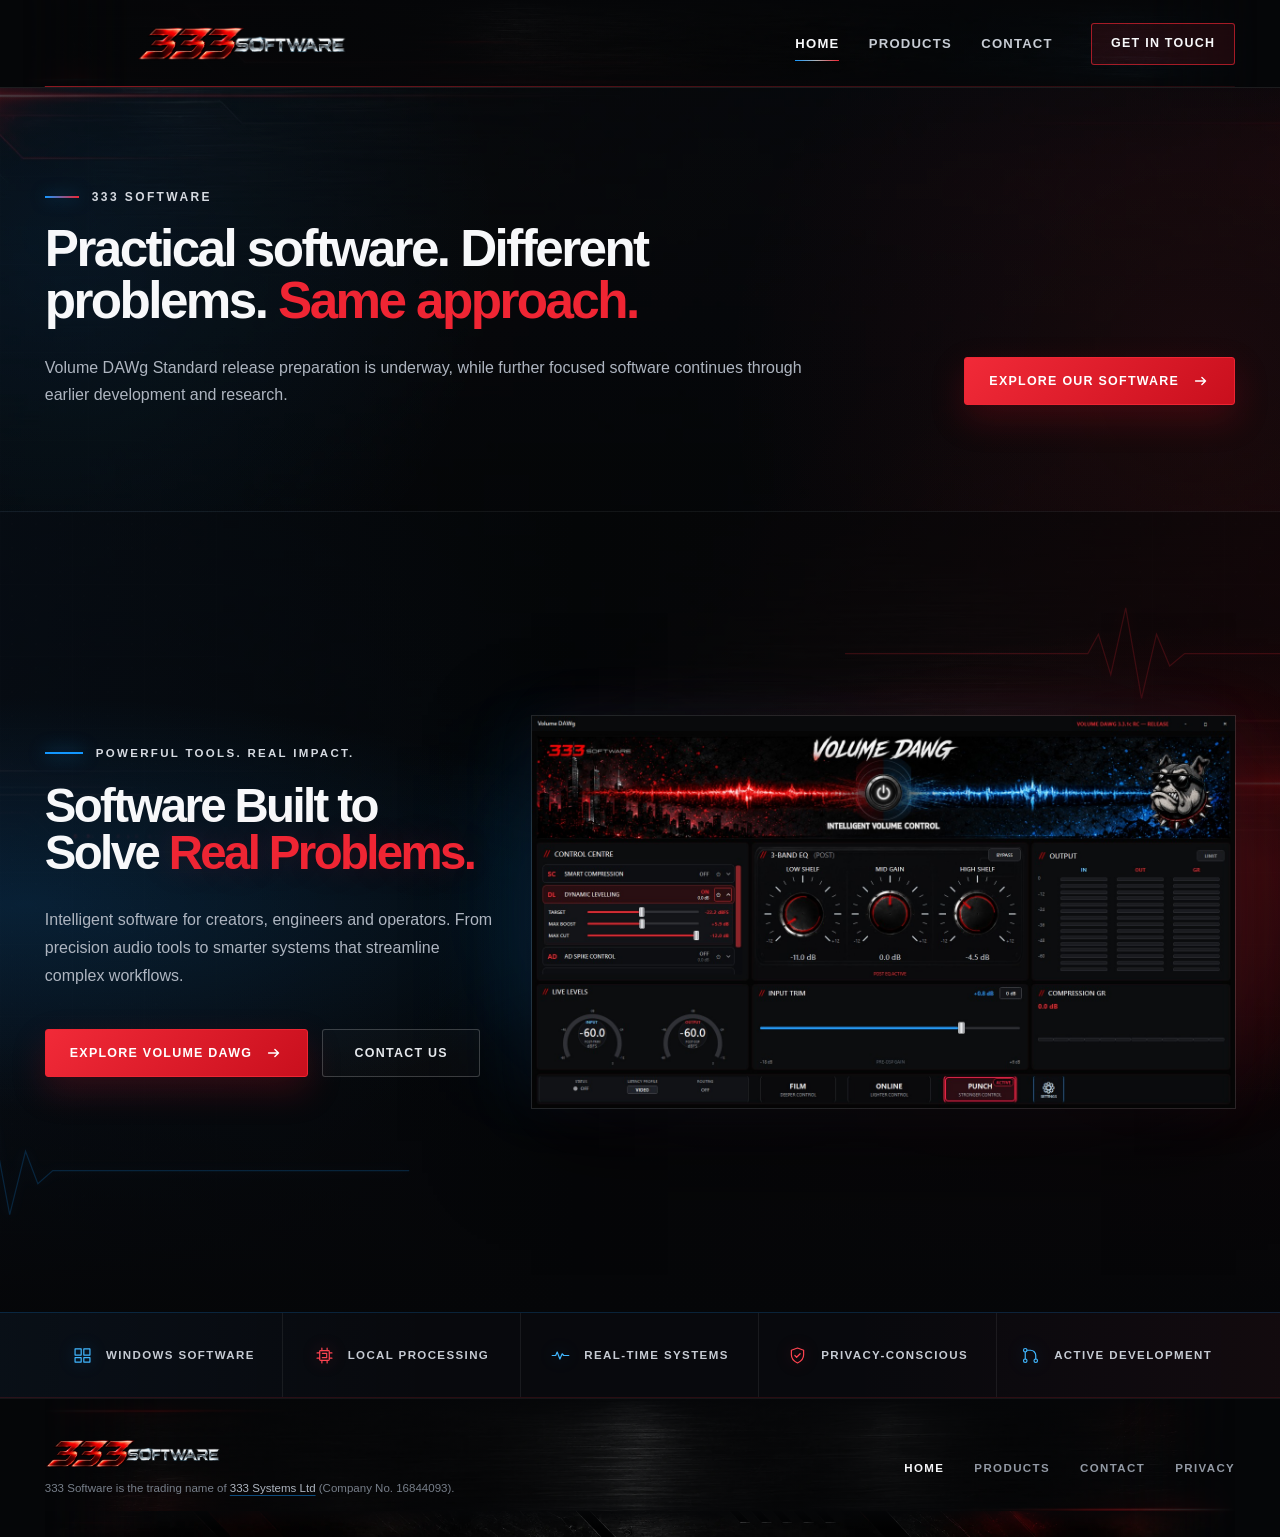
<file: index.html>
<!doctype html>
<html lang="en">
  <head>
    <meta charset="utf-8">
    <meta name="viewport" content="width=device-width, initial-scale=1">
    <title>333 Software | Software Built to Solve Real Problems</title>
    <meta
      name="description"
      content="333 Software builds practical, intelligent software for creators, engineers and operators, led by Volume DAWg."
    >
    <!-- Preview deployment: canonical and indexability move to 333software.co.uk at launch. -->
    <meta name="robots" content="noindex, nofollow, noarchive">
    <meta property="og:type" content="website">
    <meta property="og:site_name" content="333 Software">
    <meta property="og:title" content="333 Software | Software Built to Solve Real Problems">
    <meta property="og:description" content="333 Software builds practical, intelligent software for creators, engineers and operators, led by Volume DAWg.">
    <meta name="twitter:card" content="summary">
    <meta name="twitter:title" content="333 Software | Software Built to Solve Real Problems">
    <meta name="twitter:description" content="333 Software builds practical, intelligent software for creators, engineers and operators, led by Volume DAWg.">
    <meta name="theme-color" content="#07090d">
    <link rel="icon" type="image/png" href="images/brand/333-software-logo-horizontal.png">
    <link rel="stylesheet" href="style.css?v=seo-launch-foundation-2">
    <script src="script.js?v=release-prep-1" defer></script>
    <script type="application/ld+json">
      {
        "@context": "https://schema.org",
        "@type": "Organization",
        "name": "333 Software",
        "parentOrganization": {
          "@type": "Organization",
          "name": "333 Systems Ltd"
        }
      }
    </script>
  </head>
  <body>
    <a class="skip-link" href="#main-content">Skip to content</a>

    <header class="site-header" data-header>
      <div class="site-shell header-inner">
        <a class="brand" href="index.html" aria-label="333 Software home">
          <img
            src="images/brand/333-software-logo-horizontal.webp"
            width="928"
            height="154"
            alt="333 Software"
          >
        </a>

        <button
          class="nav-toggle"
          type="button"
          aria-expanded="false"
          aria-controls="primary-navigation"
          aria-label="Open navigation"
          data-nav-toggle
        >
          <span></span>
          <span></span>
          <span></span>
        </button>

        <nav class="primary-nav" id="primary-navigation" aria-label="Primary navigation" data-nav>
          <div class="nav-links">
            <a href="index.html" aria-current="page">Home</a>
            <a href="products.html">Products</a>
            <a href="contact.html">Contact</a>
          </div>
          <a class="button button-header" href="contact.html">Get In Touch</a>
        </nav>
      </div>
    </header>

    <main id="main-content">
      <section class="home-bridge" aria-labelledby="home-bridge-title">
        <div class="site-shell">
          <div class="home-bridge-inner">
            <div class="home-bridge-copy">
              <p class="section-eyebrow">333 Software</p>
              <h2 id="home-bridge-title">Practical software. Different problems. <span>Same approach.</span></h2>
              <p>
                Volume DAWg Standard release preparation is underway, while further focused software
                continues through earlier development and research.
              </p>
            </div>
            <a class="button button-primary" href="products.html">
              Explore Our Software
              <svg viewBox="0 0 20 20" aria-hidden="true">
                <path d="M4 10h11m-4-4 4 4-4 4"></path>
              </svg>
            </a>
          </div>
        </div>
      </section>

      <section class="hero" id="software" aria-labelledby="hero-title">
        <div class="signal-grid" aria-hidden="true"></div>
        <svg class="signal-wave signal-wave-left" viewBox="0 0 640 140" aria-hidden="true">
          <path d="M0 70h124l10-20 15 46 18-78 19 102 18-72 14 37 17-15h405"></path>
        </svg>
        <svg class="signal-wave signal-wave-right" viewBox="0 0 640 140" aria-hidden="true">
          <path d="M0 70h276l12-22 14 46 17-76 18 103 17-73 15 36 17-14h254"></path>
        </svg>

        <div class="site-shell hero-layout">
          <div class="hero-copy">
            <p class="eyebrow">Powerful tools. Real impact.</p>
            <h1 id="hero-title">
              <span class="headline-line">Software Built to</span>
              <span class="headline-line">Solve <strong>Real Problems.</strong></span>
            </h1>
            <p class="hero-description">
              Intelligent software for creators, engineers and operators.
              From precision audio tools to smarter systems that streamline complex workflows.
            </p>
            <div class="hero-actions">
              <a class="button button-primary" href="products/volume-dawg/">
                Explore Volume DAWg
                <svg viewBox="0 0 20 20" aria-hidden="true">
                  <path d="M4 10h11m-4-4 4 4-4 4"></path>
                </svg>
              </a>
              <a class="button button-secondary" href="contact.html">
                Contact Us
              </a>
            </div>
          </div>

          <div class="product-stage" id="volume-dawg">
            <div class="product-glow" aria-hidden="true"></div>
            <figure class="product-figure">
              <img
                src="images/products/volumedawg-main-release-prep.jpeg"
                width="1498"
                height="836"
                alt="Volume DAWg audio control application showing its control centre, equaliser, live levels and routing controls"
                loading="eager"
                fetchpriority="high"
                decoding="async"
              >
            </figure>
          </div>
        </div>
      </section>

      <section class="confidence-strip" id="confidence" aria-label="Technical confidence">
        <div class="site-shell">
          <ul class="confidence-list">
            <li>
              <svg viewBox="0 0 24 24" aria-hidden="true" focusable="false">
                <path d="M3.5 4.5h7v7h-7zm10 0h7v7h-7zm-10 10h7v5h-7zm10 0h7v5h-7z"></path>
              </svg>
              <span>Windows Software</span>
            </li>
            <li>
              <svg viewBox="0 0 24 24" aria-hidden="true" focusable="false">
                <rect x="6.5" y="6.5" width="11" height="11" rx="1"></rect>
                <path d="M9.5 9.5h5v5h-5M9 3.5v3m6-3v3M9 17.5v3m6-3v3M3.5 9h3m-3 6h3m11-6h3m-3 6h3"></path>
              </svg>
              <span>Local Processing</span>
            </li>
            <li>
              <svg viewBox="0 0 24 24" aria-hidden="true" focusable="false">
                <path d="M2.5 12h4l1.7-4 3.1 8 2.6-6 1.8 2h5.8"></path>
              </svg>
              <span>Real-Time Systems</span>
            </li>
            <li>
              <svg viewBox="0 0 24 24" aria-hidden="true" focusable="false">
                <path d="M12 3.5 19 6v5.2c0 4.5-2.7 7.4-7 9.3-4.3-1.9-7-4.8-7-9.3V6z"></path>
                <path d="m9 12 2 2 4-4"></path>
              </svg>
              <span>Privacy-Conscious</span>
            </li>
            <li>
              <svg viewBox="0 0 24 24" aria-hidden="true" focusable="false">
                <circle cx="6" cy="6" r="2"></circle>
                <circle cx="18" cy="18" r="2"></circle>
                <circle cx="6" cy="18" r="2"></circle>
                <path d="M6 8v8m2-10h4a6 6 0 0 1 6 6v4"></path>
              </svg>
              <span>Active Development</span>
            </li>
          </ul>
        </div>
      </section>

    </main>

    <footer class="site-footer">
      <div class="site-shell footer-inner">
        <div class="footer-brand-block">
          <a class="footer-brand" href="index.html" aria-label="333 Software home">
            <img
              src="images/brand/333-software-logo-horizontal.webp"
              width="928"
              height="154"
              alt="333 Software"
            >
          </a>
          <p class="footer-relationship">
            333 Software is the trading name of
            <a href="https://333systemsltd.co.uk">333 Systems Ltd</a> (Company No. 16844093).
          </p>
        </div>
        <nav class="footer-nav" aria-label="Footer navigation">
          <a href="index.html" aria-current="page">Home</a>
          <a href="products.html">Products</a>
          <a href="contact.html">Contact</a>
          <a href="privacy.html">Privacy</a>
        </nav>
      </div>
    </footer>
  </body>
</html>
</file>
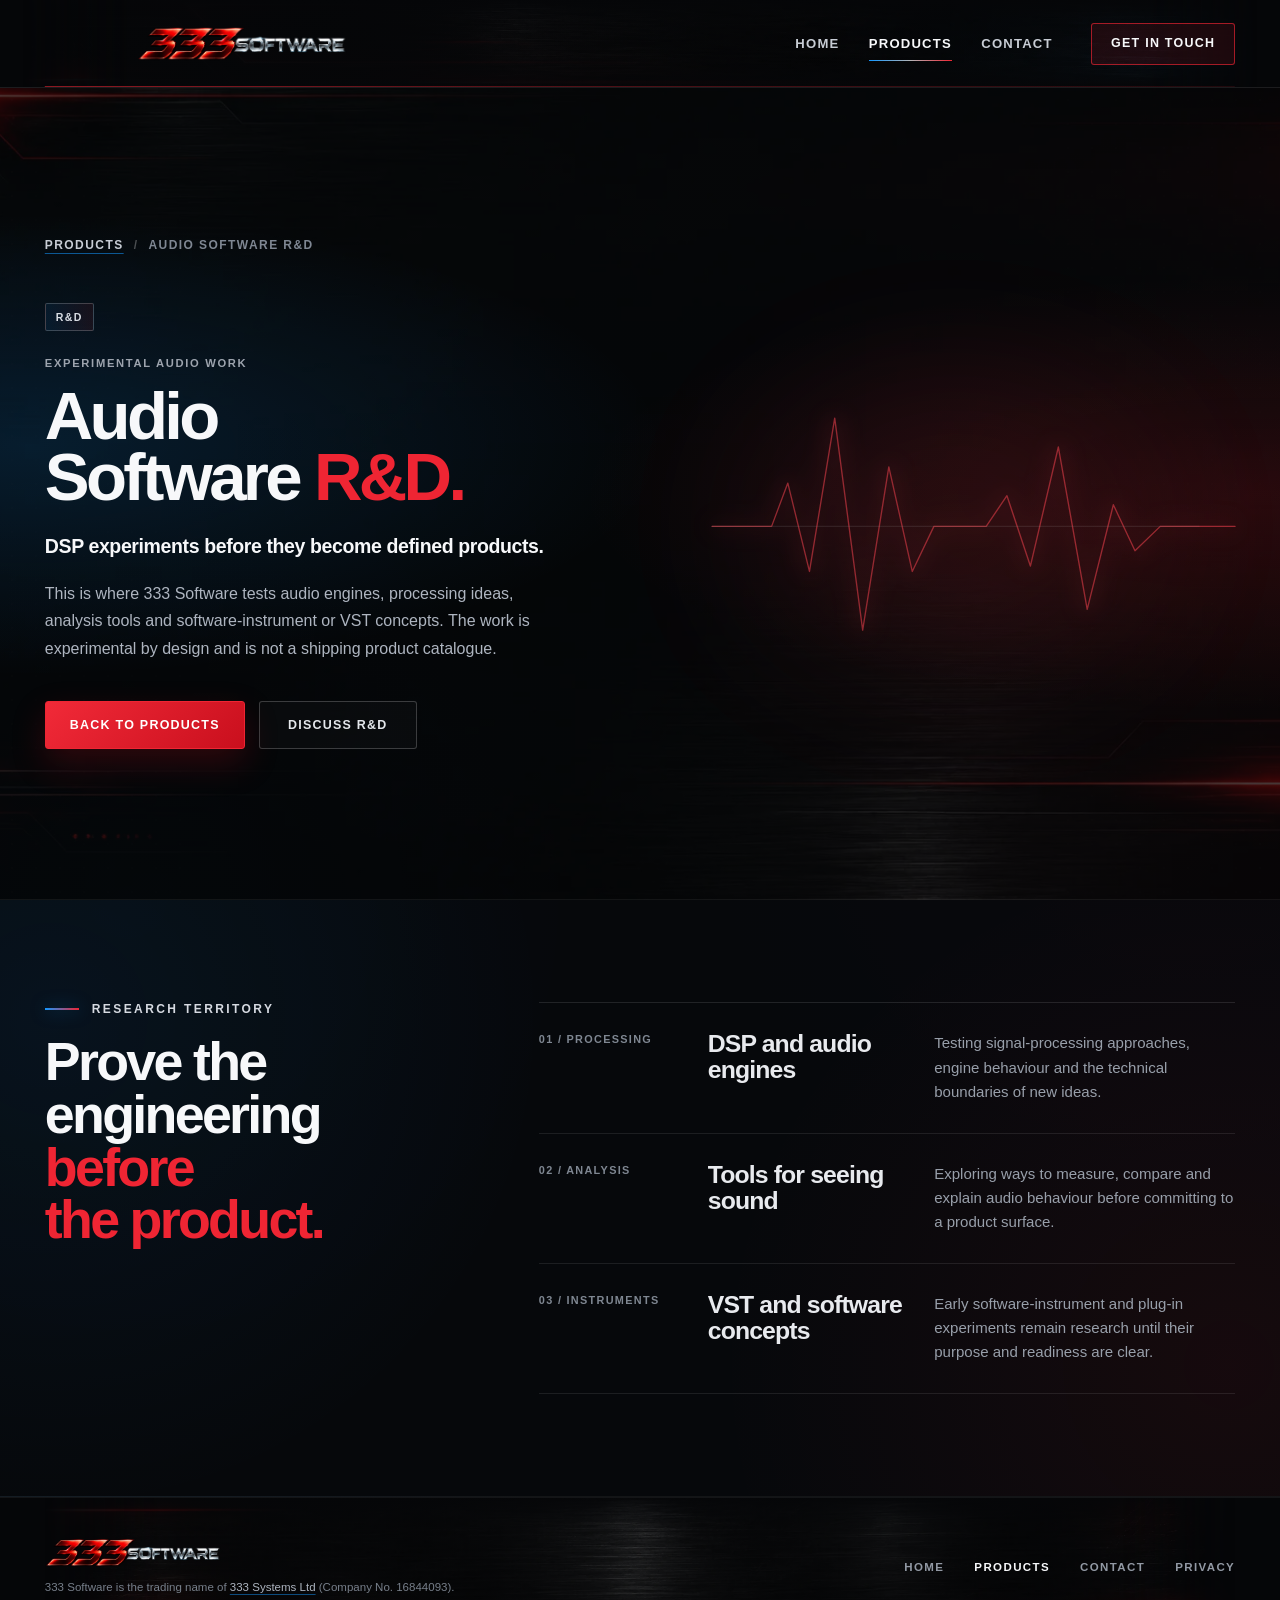
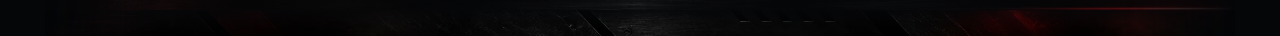
<file: products/audio-rd/index.html>
<!doctype html>
<html lang="en">
  <head>
    <meta charset="utf-8">
    <meta name="viewport" content="width=device-width, initial-scale=1">
    <title>Audio Software R&amp;D | DSP and VST Exploration | 333 Software</title>
    <meta
      name="description"
      content="Explore 333 Software audio R&amp;D across DSP, processing engines, analysis tooling and early software-instrument and VST concepts."
    >
    <!-- Preview deployment: canonical and indexability move to 333software.co.uk at launch. -->
    <meta name="robots" content="noindex, nofollow, noarchive">
    <meta property="og:type" content="website">
    <meta property="og:site_name" content="333 Software">
    <meta property="og:title" content="Audio Software R&amp;D | DSP and VST Exploration | 333 Software">
    <meta property="og:description" content="Explore 333 Software audio R&amp;D across DSP, processing engines, analysis tooling and early software-instrument and VST concepts.">
    <meta name="twitter:card" content="summary">
    <meta name="twitter:title" content="Audio Software R&amp;D | DSP and VST Exploration | 333 Software">
    <meta name="twitter:description" content="Explore 333 Software audio R&amp;D across DSP, processing engines, analysis tooling and early software-instrument and VST concepts.">
    <meta name="theme-color" content="#07090d">
    <link rel="icon" type="image/png" href="../../images/brand/333-software-logo-horizontal.png">
    <link rel="stylesheet" href="../../style.css?v=seo-launch-foundation-2">
    <script src="../../script.js?v=release-prep-1" defer></script>
  </head>
  <body>
    <a class="skip-link" href="#main-content">Skip to content</a>

    <header class="site-header" data-header>
      <div class="site-shell header-inner">
        <a class="brand" href="../../index.html" aria-label="333 Software home">
          <img src="../../images/brand/333-software-logo-horizontal.webp" width="928" height="154" alt="333 Software">
        </a>
        <button class="nav-toggle" type="button" aria-expanded="false" aria-controls="primary-navigation" aria-label="Open navigation" data-nav-toggle>
          <span></span><span></span><span></span>
        </button>
        <nav class="primary-nav" id="primary-navigation" aria-label="Primary navigation" data-nav>
          <div class="nav-links">
            <a href="../../index.html">Home</a>
            <a href="../../products.html" aria-current="page">Products</a>
            <a href="../../contact.html">Contact</a>
          </div>
          <a class="button button-header" href="../../contact.html">Get In Touch</a>
        </nav>
      </div>
    </header>

    <main id="main-content">
      <section class="mini-product-hero mini-product-audio" aria-labelledby="audio-rd-title">
        <div class="signal-grid" aria-hidden="true"></div>
        <div class="site-shell">
          <nav class="breadcrumb" aria-label="Breadcrumb">
            <ol><li><a href="../../products.html">Products</a></li><li aria-current="page">Audio Software R&amp;D</li></ol>
          </nav>
          <div class="mini-product-layout">
            <div class="mini-product-copy">
              <span class="status-chip status-mixed">R&amp;D</span>
              <p class="product-kicker">Experimental audio work</p>
              <h1 id="audio-rd-title">Audio Software <span>R&amp;D.</span></h1>
              <p class="mini-positioning">DSP experiments before they become defined products.</p>
              <p>
                This is where 333 Software tests audio engines, processing ideas, analysis tools and
                software-instrument or VST concepts. The work is experimental by design and is not a
                shipping product catalogue.
              </p>
              <div class="hero-actions">
                <a class="button button-primary" href="../../products.html">Back to Products</a>
                <a class="button button-secondary" href="../../contact.html">Discuss R&amp;D</a>
              </div>
            </div>
            <div class="mini-product-motif" aria-hidden="true">
              <svg viewBox="0 0 620 420">
                <path class="motif-line" d="M40 210h66l18-48 24 98 28-170 31 235 29-181 26 116 24-50h58l23-34 26 78 31-132 32 180 29-116 24 51 28-27h83"></path>
                <path class="motif-axis" d="M40 210h540"></path>
              </svg>
            </div>
          </div>
        </div>
      </section>

      <section class="mini-product-body" aria-labelledby="rd-direction-title">
        <div class="site-shell mini-body-layout">
          <div>
            <p class="section-eyebrow">Research territory</p>
            <h2 id="rd-direction-title">Prove the engineering <span>before the product.</span></h2>
          </div>
          <div class="mini-principles">
            <article><p>01 / Processing</p><h3>DSP and audio engines</h3><span>Testing signal-processing approaches, engine behaviour and the technical boundaries of new ideas.</span></article>
            <article><p>02 / Analysis</p><h3>Tools for seeing sound</h3><span>Exploring ways to measure, compare and explain audio behaviour before committing to a product surface.</span></article>
            <article><p>03 / Instruments</p><h3>VST and software concepts</h3><span>Early software-instrument and plug-in experiments remain research until their purpose and readiness are clear.</span></article>
          </div>
        </div>
      </section>
    </main>

    <footer class="site-footer">
      <div class="site-shell footer-inner">
        <div class="footer-brand-block">
          <a class="footer-brand" href="../../index.html" aria-label="333 Software home"><img src="../../images/brand/333-software-logo-horizontal.webp" width="928" height="154" alt="333 Software"></a>
          <p class="footer-relationship">333 Software is the trading name of <a href="https://333systemsltd.co.uk">333 Systems Ltd</a> (Company No. 16844093).</p>
        </div>
        <nav class="footer-nav" aria-label="Footer navigation">
          <a href="../../index.html">Home</a><a href="../../products.html" aria-current="page">Products</a><a href="../../contact.html">Contact</a><a href="../../privacy.html">Privacy</a>
        </nav>
      </div>
    </footer>
  </body>
</html>
</file>
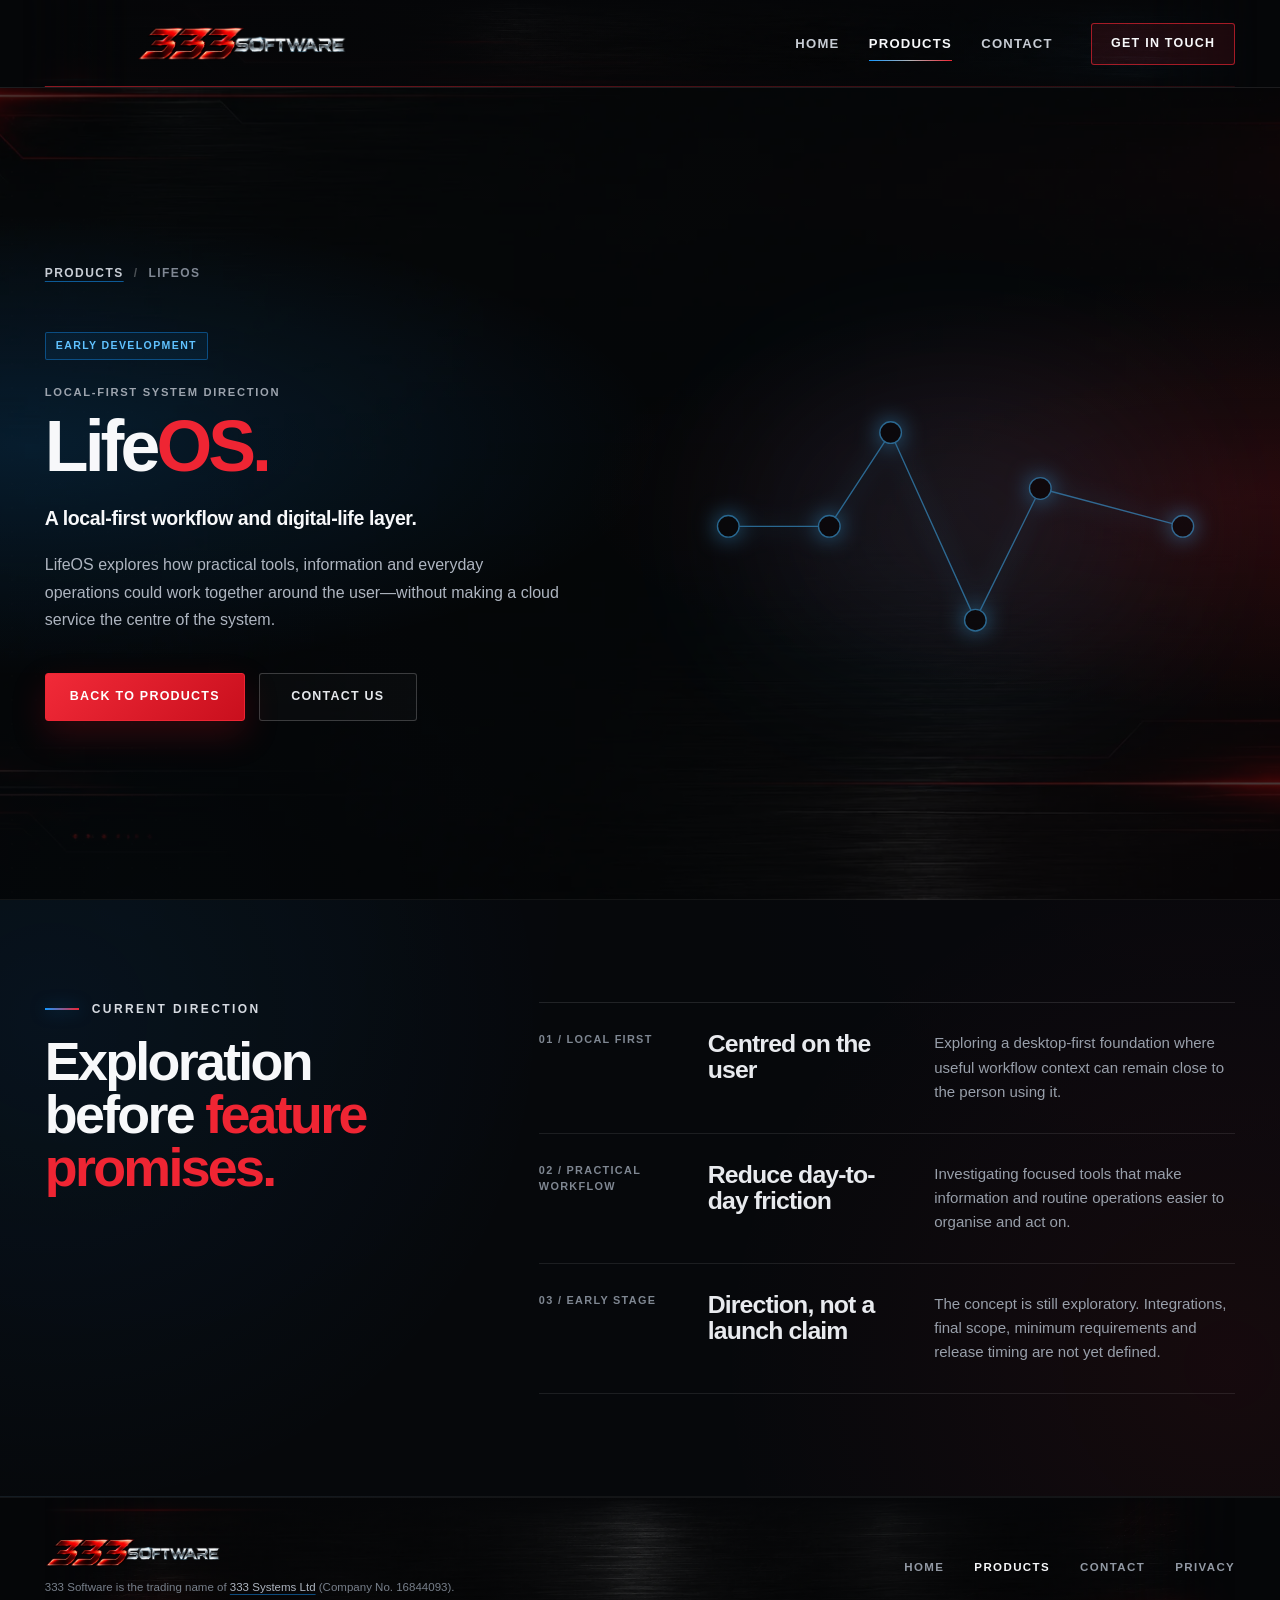
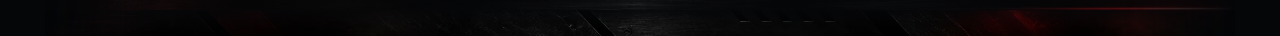
<file: products/lifeos/index.html>
<!doctype html>
<html lang="en">
  <head>
    <meta charset="utf-8">
    <meta name="viewport" content="width=device-width, initial-scale=1">
    <title>LifeOS | Local-First Workflow Exploration | 333 Software</title>
    <meta
      name="description"
      content="LifeOS is an early-stage 333 Software exploration of a local-first workflow and digital-life layer built around the user."
    >
    <!-- Preview deployment: canonical and indexability move to 333software.co.uk at launch. -->
    <meta name="robots" content="noindex, nofollow, noarchive">
    <meta property="og:type" content="website">
    <meta property="og:site_name" content="333 Software">
    <meta property="og:title" content="LifeOS | Local-First Workflow Exploration | 333 Software">
    <meta property="og:description" content="LifeOS is an early-stage 333 Software exploration of a local-first workflow and digital-life layer built around the user.">
    <meta name="twitter:card" content="summary">
    <meta name="twitter:title" content="LifeOS | Local-First Workflow Exploration | 333 Software">
    <meta name="twitter:description" content="LifeOS is an early-stage 333 Software exploration of a local-first workflow and digital-life layer built around the user.">
    <meta name="theme-color" content="#07090d">
    <link rel="icon" type="image/png" href="../../images/brand/333-software-logo-horizontal.png">
    <link rel="stylesheet" href="../../style.css?v=seo-launch-foundation-2">
    <script src="../../script.js?v=release-prep-1" defer></script>
  </head>
  <body>
    <a class="skip-link" href="#main-content">Skip to content</a>

    <header class="site-header" data-header>
      <div class="site-shell header-inner">
        <a class="brand" href="../../index.html" aria-label="333 Software home">
          <img src="../../images/brand/333-software-logo-horizontal.webp" width="928" height="154" alt="333 Software">
        </a>
        <button class="nav-toggle" type="button" aria-expanded="false" aria-controls="primary-navigation" aria-label="Open navigation" data-nav-toggle>
          <span></span><span></span><span></span>
        </button>
        <nav class="primary-nav" id="primary-navigation" aria-label="Primary navigation" data-nav>
          <div class="nav-links">
            <a href="../../index.html">Home</a>
            <a href="../../products.html" aria-current="page">Products</a>
            <a href="../../contact.html">Contact</a>
          </div>
          <a class="button button-header" href="../../contact.html">Get In Touch</a>
        </nav>
      </div>
    </header>

    <main id="main-content">
      <section class="mini-product-hero mini-product-life" aria-labelledby="lifeos-title">
        <div class="signal-grid" aria-hidden="true"></div>
        <div class="site-shell">
          <nav class="breadcrumb" aria-label="Breadcrumb">
            <ol><li><a href="../../products.html">Products</a></li><li aria-current="page">LifeOS</li></ol>
          </nav>
          <div class="mini-product-layout">
            <div class="mini-product-copy">
              <span class="status-chip status-blue">Early Development</span>
              <p class="product-kicker">Local-first system direction</p>
              <h1 id="lifeos-title">Life<span>OS.</span></h1>
              <p class="mini-positioning">A local-first workflow and digital-life layer.</p>
              <p>
                LifeOS explores how practical tools, information and everyday operations could work
                together around the user—without making a cloud service the centre of the system.
              </p>
              <div class="hero-actions">
                <a class="button button-primary" href="../../products.html">Back to Products</a>
                <a class="button button-secondary" href="../../contact.html">Contact Us</a>
              </div>
            </div>
            <div class="mini-product-motif" aria-hidden="true">
              <svg viewBox="0 0 620 420">
                <path class="motif-line" d="M58 210h112l68-104 94 208 72-146 158 42"></path>
                <circle cx="58" cy="210" r="12"></circle><circle cx="170" cy="210" r="12"></circle>
                <circle cx="238" cy="106" r="12"></circle><circle cx="332" cy="314" r="12"></circle>
                <circle cx="404" cy="168" r="12"></circle><circle cx="562" cy="210" r="12"></circle>
              </svg>
            </div>
          </div>
        </div>
      </section>

      <section class="mini-product-body" aria-labelledby="lifeos-direction-title">
        <div class="site-shell mini-body-layout">
          <div>
            <p class="section-eyebrow">Current direction</p>
            <h2 id="lifeos-direction-title">Exploration before <span>feature promises.</span></h2>
          </div>
          <div class="mini-principles">
            <article><p>01 / Local first</p><h3>Centred on the user</h3><span>Exploring a desktop-first foundation where useful workflow context can remain close to the person using it.</span></article>
            <article><p>02 / Practical workflow</p><h3>Reduce day-to-day friction</h3><span>Investigating focused tools that make information and routine operations easier to organise and act on.</span></article>
            <article><p>03 / Early stage</p><h3>Direction, not a launch claim</h3><span>The concept is still exploratory. Integrations, final scope, minimum requirements and release timing are not yet defined.</span></article>
          </div>
        </div>
      </section>
    </main>

    <footer class="site-footer">
      <div class="site-shell footer-inner">
        <div class="footer-brand-block">
          <a class="footer-brand" href="../../index.html" aria-label="333 Software home"><img src="../../images/brand/333-software-logo-horizontal.webp" width="928" height="154" alt="333 Software"></a>
          <p class="footer-relationship">333 Software is the trading name of <a href="https://333systemsltd.co.uk">333 Systems Ltd</a> (Company No. 16844093).</p>
        </div>
        <nav class="footer-nav" aria-label="Footer navigation">
          <a href="../../index.html">Home</a><a href="../../products.html" aria-current="page">Products</a><a href="../../contact.html">Contact</a><a href="../../privacy.html">Privacy</a>
        </nav>
      </div>
    </footer>
  </body>
</html>
</file>
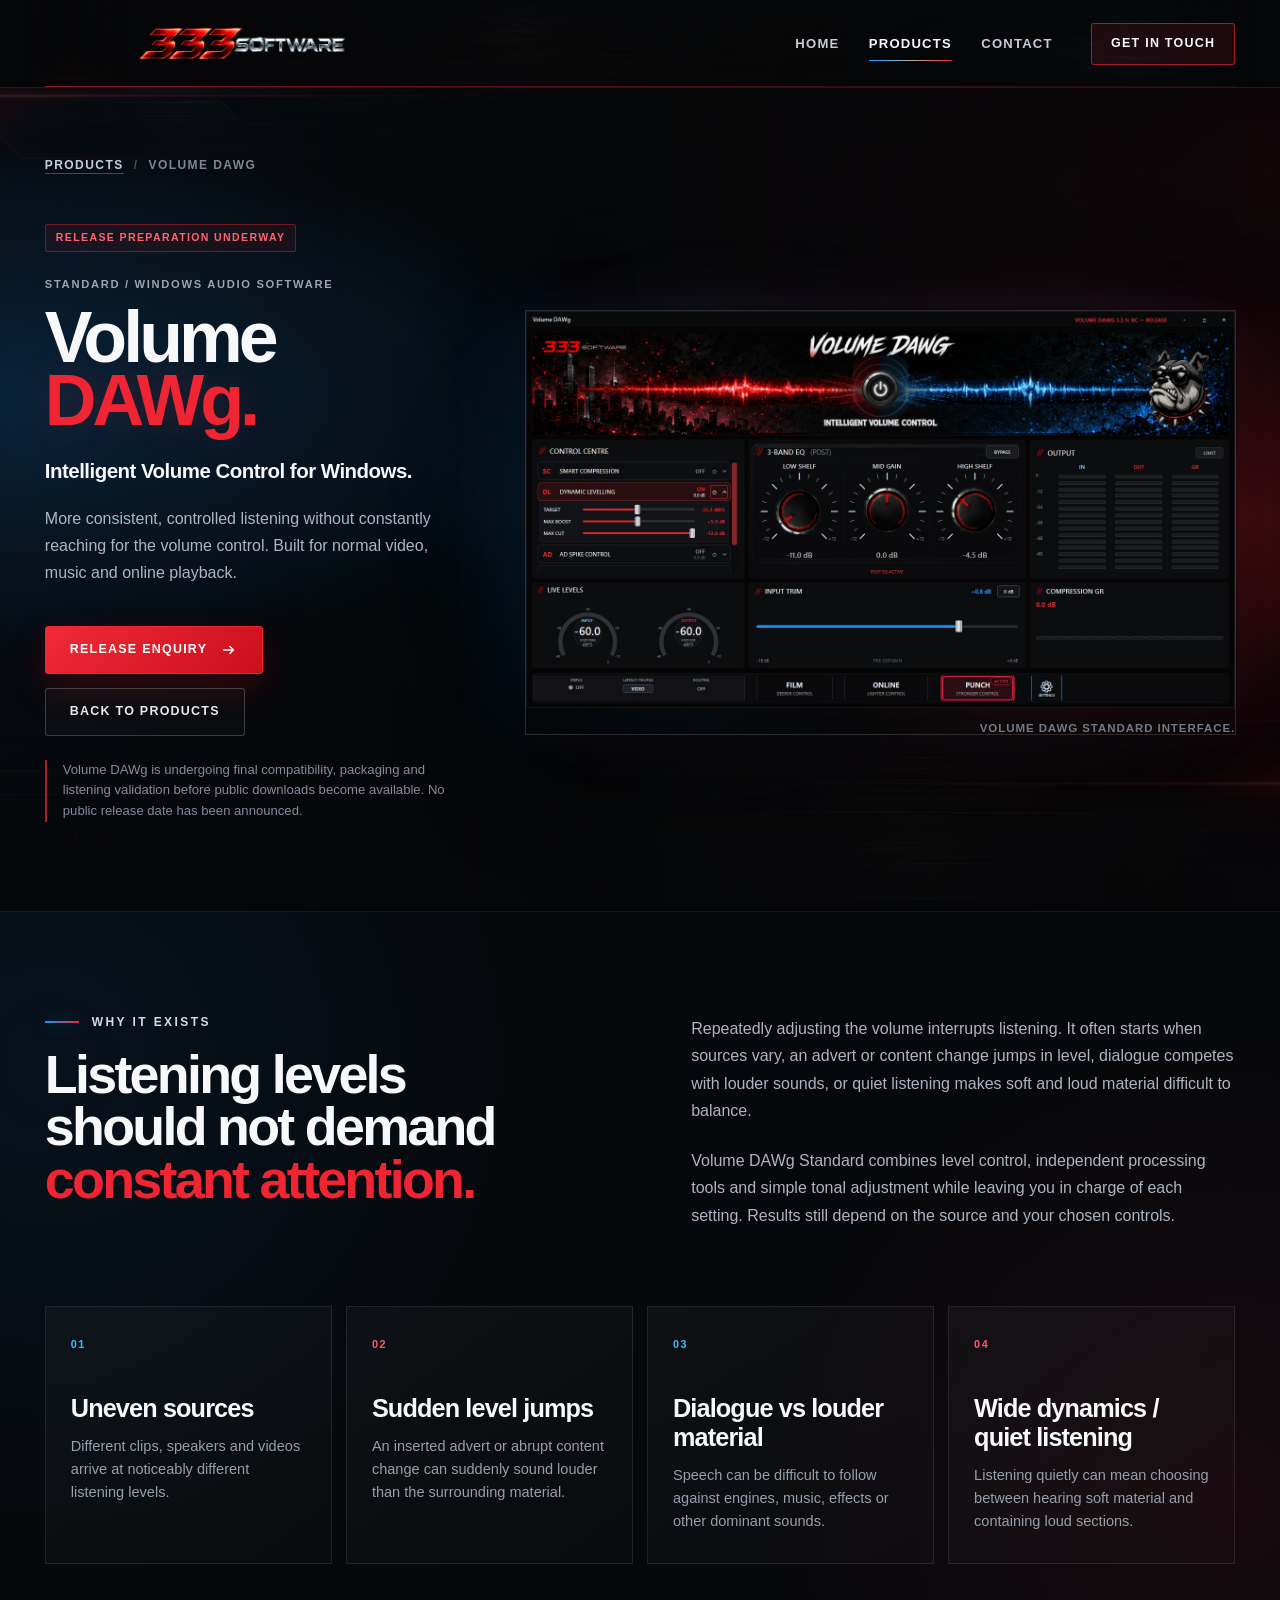
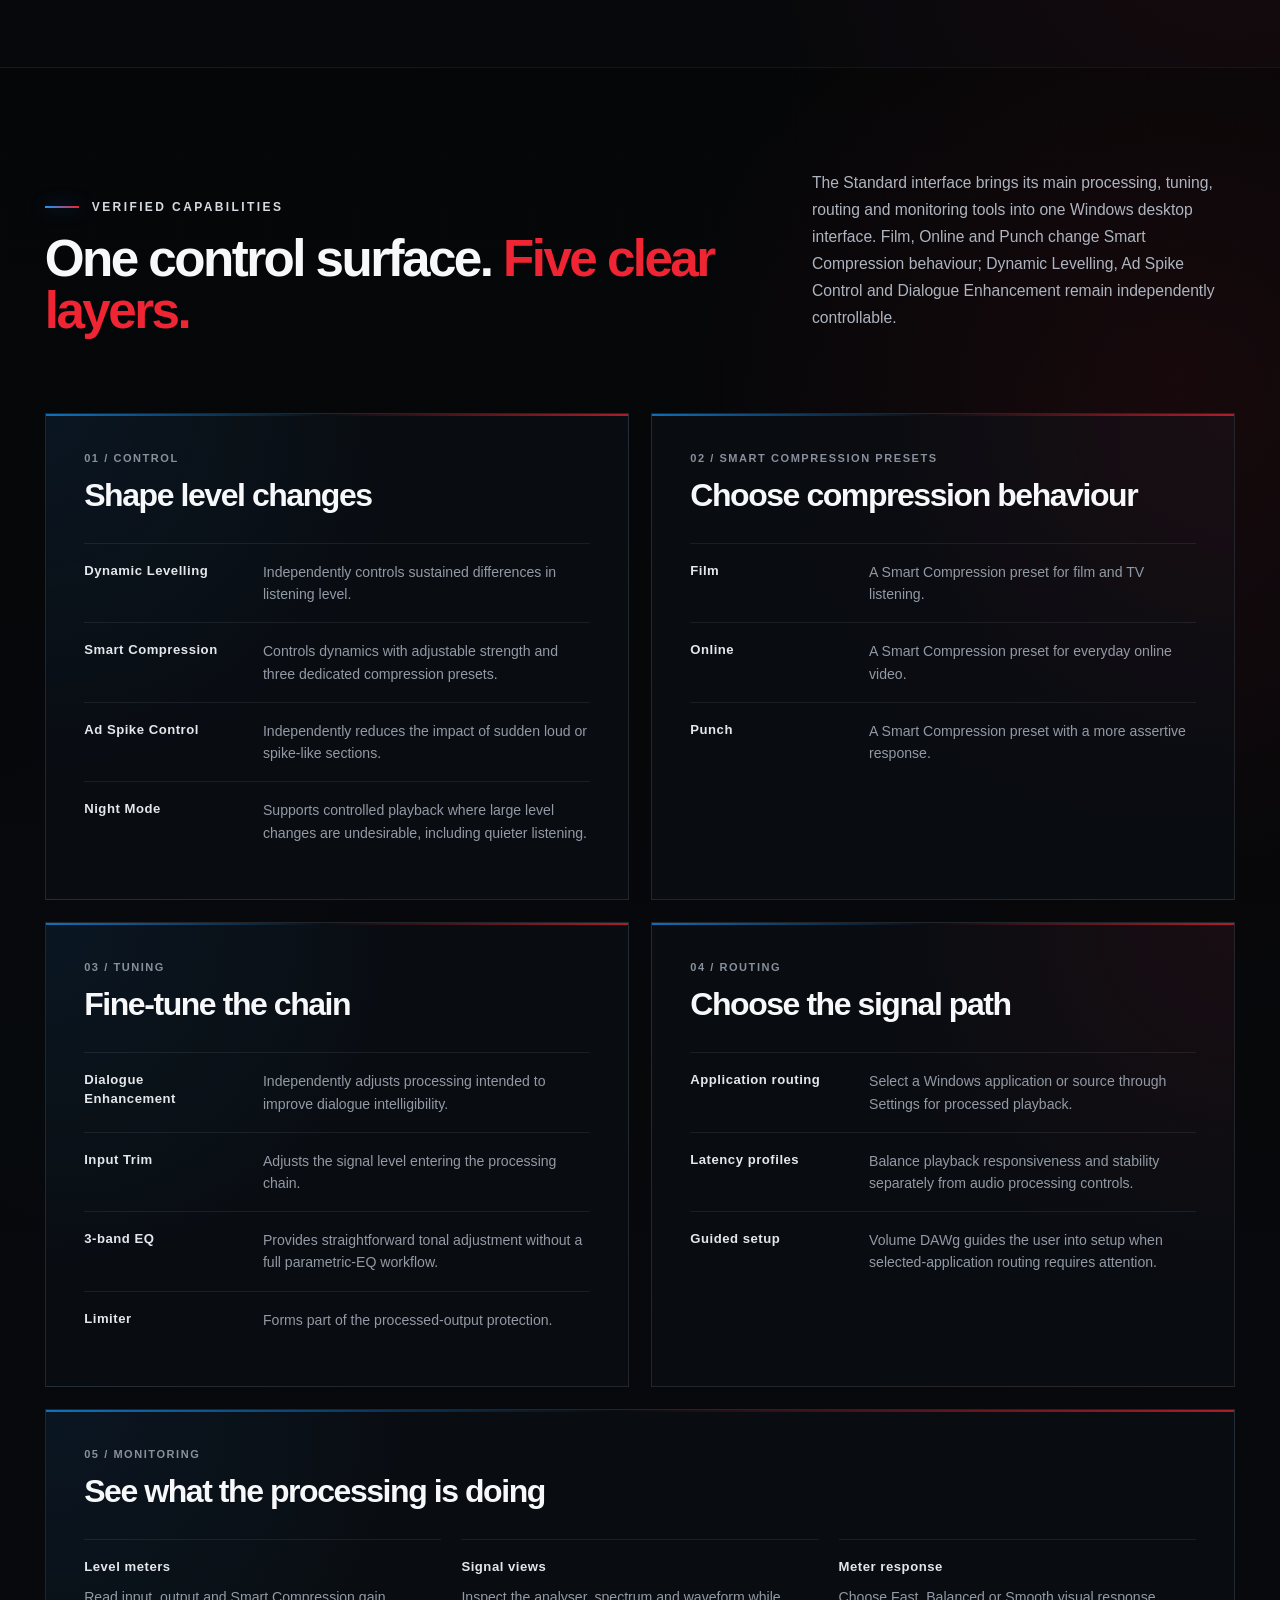
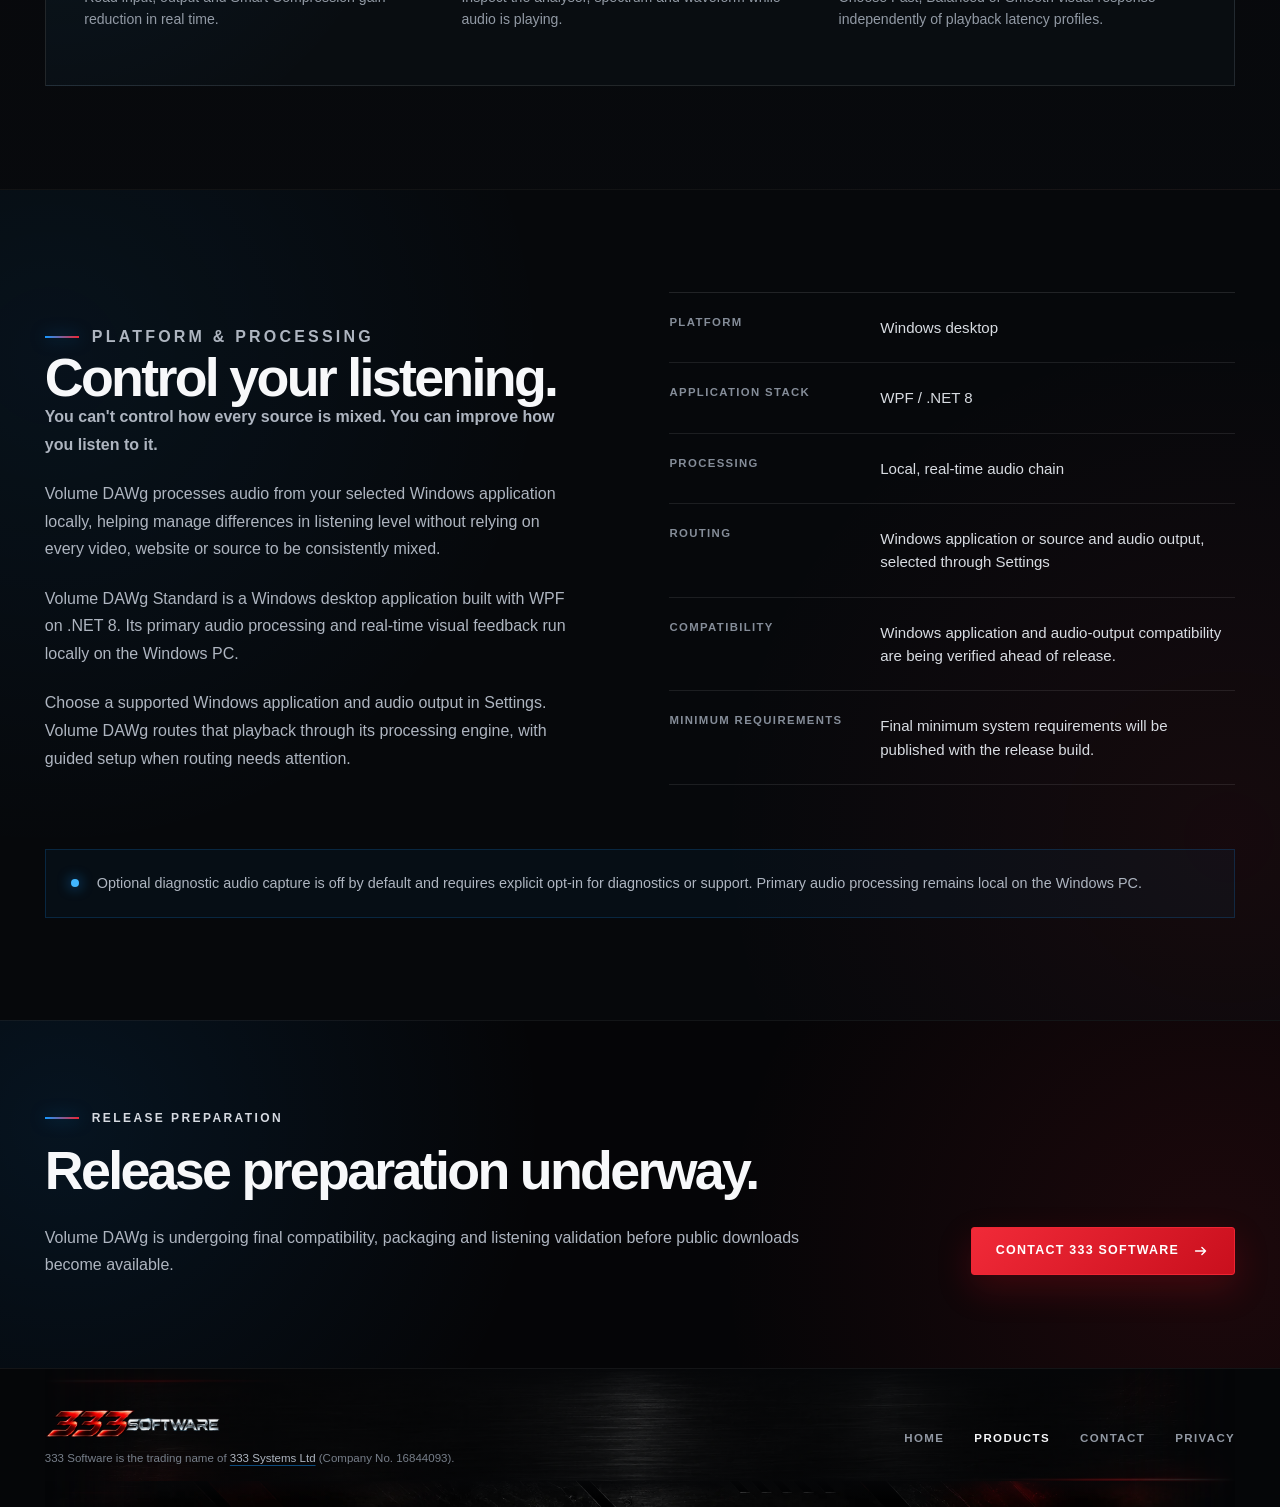
<file: products/volume-dawg/index.html>
<!doctype html>
<html lang="en">
  <head>
    <meta charset="utf-8">
    <meta name="viewport" content="width=device-width, initial-scale=1">
    <title>Volume DAWg Standard | Intelligent Volume Control for Windows | 333 Software</title>
    <meta
      name="description"
      content="Release preparation is underway for Volume DAWg Standard, Windows audio software for more consistent, controlled listening across video, music and online playback."
    >
    <!-- Preview deployment: canonical and indexability move to 333software.co.uk at launch. -->
    <meta name="robots" content="noindex, nofollow, noarchive">
    <meta property="og:type" content="website">
    <meta property="og:site_name" content="333 Software">
    <meta property="og:title" content="Volume DAWg Standard | Intelligent Volume Control for Windows | 333 Software">
    <meta property="og:description" content="Release preparation is underway for Volume DAWg Standard, Windows audio software for more consistent, controlled listening across video, music and online playback.">
    <meta name="twitter:card" content="summary">
    <meta name="twitter:title" content="Volume DAWg Standard | Intelligent Volume Control for Windows | 333 Software">
    <meta name="twitter:description" content="Release preparation is underway for Volume DAWg Standard, Windows audio software for more consistent, controlled listening across video, music and online playback.">
    <meta name="theme-color" content="#07090d">
    <link rel="icon" type="image/png" href="../../images/brand/333-software-logo-horizontal.png">
    <link rel="stylesheet" href="../../style.css?v=seo-launch-foundation-2">
    <script src="../../script.js?v=release-prep-1" defer></script>
    <script type="application/ld+json">
      {
        "@context": "https://schema.org",
        "@type": "SoftwareApplication",
        "name": "Volume DAWg Standard",
        "applicationCategory": "MultimediaApplication",
        "operatingSystem": "Windows",
        "description": "Release preparation is underway for Windows audio software for more consistent, controlled listening across video, music and online playback.",
        "publisher": {
          "@type": "Organization",
          "name": "333 Software"
        }
      }
    </script>
  </head>
  <body>
    <a class="skip-link" href="#main-content">Skip to content</a>

    <header class="site-header" data-header>
      <div class="site-shell header-inner">
        <a class="brand" href="../../index.html" aria-label="333 Software home">
          <img
            src="../../images/brand/333-software-logo-horizontal.webp"
            width="928"
            height="154"
            alt="333 Software"
          >
        </a>

        <button
          class="nav-toggle"
          type="button"
          aria-expanded="false"
          aria-controls="primary-navigation"
          aria-label="Open navigation"
          data-nav-toggle
        >
          <span></span>
          <span></span>
          <span></span>
        </button>

        <nav class="primary-nav" id="primary-navigation" aria-label="Primary navigation" data-nav>
          <div class="nav-links">
            <a href="../../index.html">Home</a>
            <a href="../../products.html" aria-current="page">Products</a>
            <a href="../../contact.html">Contact</a>
          </div>
          <a class="button button-header" href="../../contact.html">Get In Touch</a>
        </nav>
      </div>
    </header>

    <main id="main-content">
      <section class="volume-hero" aria-labelledby="volume-title">
        <div class="signal-grid" aria-hidden="true"></div>
        <div class="site-shell">
          <nav class="breadcrumb" aria-label="Breadcrumb">
            <ol>
              <li><a href="../../products.html">Products</a></li>
              <li aria-current="page">Volume DAWg</li>
            </ol>
          </nav>

          <div class="volume-hero-layout">
            <div class="volume-hero-copy">
              <span class="status-chip status-red">Release preparation underway</span>
              <p class="product-kicker">Standard / Windows audio software</p>
              <h1 id="volume-title">Volume <strong>DAWg.</strong></h1>
              <p class="volume-positioning">Intelligent Volume Control for Windows.</p>
              <p class="volume-summary">
                More consistent, controlled listening without constantly reaching for the volume
                control. Built for normal video, music and online playback.
              </p>
              <div class="hero-actions">
                <a class="button button-primary" href="../../contact.html">
                  Release Enquiry
                  <svg viewBox="0 0 20 20" aria-hidden="true">
                    <path d="M4 10h11m-4-4 4 4-4 4"></path>
                  </svg>
                </a>
                <a class="button button-secondary" href="../../products.html">Back to Products</a>
              </div>
              <p class="release-note">
                Volume DAWg is undergoing final compatibility, packaging and listening validation
                before public downloads become available. No public release date has been announced.
              </p>
            </div>

            <figure class="volume-product-figure">
              <div class="volume-product-glow" aria-hidden="true"></div>
              <img
                src="../../images/products/volumedawg-main-release-prep.jpeg"
                width="1498"
                height="836"
                alt="Volume DAWg Standard interface showing dynamic levelling, three-band equalisation, live levels, input trim, Smart Compression presets and routing status"
                loading="eager"
                decoding="async"
              >
              <figcaption>Volume DAWg Standard interface.</figcaption>
            </figure>
          </div>
        </div>
      </section>

      <section class="product-problem" aria-labelledby="problem-title">
        <div class="site-shell section-split">
          <div>
            <p class="section-eyebrow">Why it exists</p>
            <h2 id="problem-title">Listening levels should not demand <span>constant attention.</span></h2>
          </div>
          <div class="problem-copy">
            <p>
              Repeatedly adjusting the volume interrupts listening. It often starts when sources
              vary, an advert or content change jumps in level, dialogue competes with louder sounds,
              or quiet listening makes soft and loud material difficult to balance.
            </p>
            <p>
              Volume DAWg Standard combines level control, independent processing tools and simple
              tonal adjustment while leaving you in charge of each setting. Results still depend on
              the source and your chosen controls.
            </p>
          </div>
        </div>

        <div class="site-shell problem-grid" aria-label="Listening problems Volume DAWg addresses">
          <article><span>01</span><h3>Uneven sources</h3><p>Different clips, speakers and videos arrive at noticeably different listening levels.</p></article>
          <article><span>02</span><h3>Sudden level jumps</h3><p>An inserted advert or abrupt content change can suddenly sound louder than the surrounding material.</p></article>
          <article><span>03</span><h3>Dialogue vs louder material</h3><p>Speech can be difficult to follow against engines, music, effects or other dominant sounds.</p></article>
          <article><span>04</span><h3>Wide dynamics / quiet listening</h3><p>Listening quietly can mean choosing between hearing soft material and containing loud sections.</p></article>
        </div>
      </section>

      <section class="capabilities-section" aria-labelledby="capabilities-title">
        <div class="site-shell">
          <div class="section-intro capabilities-intro">
            <div>
              <p class="section-eyebrow">Verified capabilities</p>
              <h2 id="capabilities-title">One control surface. <span>Five clear layers.</span></h2>
            </div>
            <p>
              The Standard interface brings its main processing, tuning, routing and monitoring
              tools into one Windows desktop interface. Film, Online and Punch change
              Smart Compression behaviour; Dynamic Levelling, Ad Spike Control and Dialogue
              Enhancement remain independently controllable.
            </p>
          </div>

          <div class="capability-groups">
            <article class="capability-group">
              <p class="capability-index">01 / Control</p>
              <h3>Shape level changes</h3>
              <ul>
                <li><strong>Dynamic Levelling</strong><span>Independently controls sustained differences in listening level.</span></li>
                <li><strong>Smart Compression</strong><span>Controls dynamics with adjustable strength and three dedicated compression presets.</span></li>
                <li><strong>Ad Spike Control</strong><span>Independently reduces the impact of sudden loud or spike-like sections.</span></li>
                <li><strong>Night Mode</strong><span>Supports controlled playback where large level changes are undesirable, including quieter listening.</span></li>
              </ul>
            </article>

            <article class="capability-group">
              <p class="capability-index">02 / Smart Compression presets</p>
              <h3>Choose compression behaviour</h3>
              <ul>
                <li><strong>Film</strong><span>A Smart Compression preset for film and TV listening.</span></li>
                <li><strong>Online</strong><span>A Smart Compression preset for everyday online video.</span></li>
                <li><strong>Punch</strong><span>A Smart Compression preset with a more assertive response.</span></li>
              </ul>
            </article>

            <article class="capability-group">
              <p class="capability-index">03 / Tuning</p>
              <h3>Fine-tune the chain</h3>
              <ul>
                <li><strong>Dialogue Enhancement</strong><span>Independently adjusts processing intended to improve dialogue intelligibility.</span></li>
                <li><strong>Input Trim</strong><span>Adjusts the signal level entering the processing chain.</span></li>
                <li><strong>3-band EQ</strong><span>Provides straightforward tonal adjustment without a full parametric-EQ workflow.</span></li>
                <li><strong>Limiter</strong><span>Forms part of the processed-output protection.</span></li>
              </ul>
            </article>

            <article class="capability-group">
              <p class="capability-index">04 / Routing</p>
              <h3>Choose the signal path</h3>
              <ul>
                <li><strong>Application routing</strong><span>Select a Windows application or source through Settings for processed playback.</span></li>
                <li><strong>Latency profiles</strong><span>Balance playback responsiveness and stability separately from audio processing controls.</span></li>
                <li><strong>Guided setup</strong><span>Volume DAWg guides the user into setup when selected-application routing requires attention.</span></li>
              </ul>
            </article>

            <article class="capability-group capability-group-wide">
              <p class="capability-index">05 / Monitoring</p>
              <h3>See what the processing is doing</h3>
              <ul>
                <li><strong>Level meters</strong><span>Read input, output and Smart Compression gain reduction in real time.</span></li>
                <li><strong>Signal views</strong><span>Inspect the analyser, spectrum and waveform while audio is playing.</span></li>
                <li><strong>Meter response</strong><span>Choose Fast, Balanced or Smooth visual response independently of playback latency profiles.</span></li>
              </ul>
            </article>
          </div>
        </div>
      </section>

      <section class="product-facts" aria-labelledby="platform-title">
        <div class="site-shell facts-layout">
          <div class="facts-copy">
            <p class="section-eyebrow">Platform &amp; processing</p>
            <h2 id="platform-title">Control your listening.</h2>
            <p>
              <strong>You can't control how every source is mixed. You can improve how you listen to it.</strong>
            </p>
            <p>
              Volume DAWg processes audio from your selected Windows application locally, helping
              manage differences in listening level without relying on every video, website or
              source to be consistently mixed.
            </p>
            <p>
              Volume DAWg Standard is a Windows desktop application built with WPF on .NET 8. Its
              primary audio processing and real-time visual feedback run locally on the Windows PC.
            </p>
            <p>
              Choose a supported Windows application and audio output in Settings. Volume DAWg routes
              that playback through its processing engine, with guided setup when routing needs attention.
            </p>
          </div>

          <dl class="facts-list">
            <div><dt>Platform</dt><dd>Windows desktop</dd></div>
            <div><dt>Application stack</dt><dd>WPF / .NET 8</dd></div>
            <div><dt>Processing</dt><dd>Local, real-time audio chain</dd></div>
            <div><dt>Routing</dt><dd>Windows application or source and audio output, selected through Settings</dd></div>
            <div><dt>Compatibility</dt><dd>Windows application and audio-output compatibility are being verified ahead of release.</dd></div>
            <div><dt>Minimum requirements</dt><dd>Final minimum system requirements will be published with the release build.</dd></div>
          </dl>
        </div>

        <div class="site-shell local-note">
          <span aria-hidden="true"></span>
          <p>
            Optional diagnostic audio capture is off by default and requires explicit opt-in for
            diagnostics or support. Primary audio processing remains local on the Windows PC.
          </p>
        </div>
      </section>

      <section class="release-section" aria-labelledby="commercial-title" hidden>
        <div class="site-shell release-panel">
          <div>
            <p class="section-eyebrow">Free trial</p>
            <h2 id="commercial-title">Try it free for 14 days. <span>Keep it for one simple price.</span></h2>
            <p>
              Try the full feature set before deciding. No payment card required. No subscription.
              No automatic charges.
            </p>
            <ol class="commercial-journey" aria-label="Future Volume DAWg trial and licence journey">
              <li>Download the 14-day full-feature trial.</li>
              <li>Try Volume DAWg without payment details.</li>
              <li>Purchase a one-time licence if satisfied.</li>
              <li>Receive a licence key through the approved checkout and fulfilment process.</li>
              <li>Open Settings &gt; LICENCE and activate.</li>
            </ol>
            <dl class="facts-list">
              <div><dt>One-time licence</dt><dd>£6.99 for the first 333 licences sold; £9.99 one-time thereafter.</dd></div>
            </dl>
            <p>Future major upgrades may be separately priced.</p>
          </div>
        </div>
      </section>

      <section class="release-section" aria-labelledby="release-title">
        <div class="site-shell release-panel">
          <div>
            <p class="section-eyebrow">Release preparation</p>
            <h2 id="release-title">Release preparation underway.</h2>
            <p>
              Volume DAWg is undergoing final compatibility, packaging and listening validation
              before public downloads become available.
            </p>
          </div>
          <a class="button button-primary" href="../../contact.html">
            Contact 333 Software
            <svg viewBox="0 0 20 20" aria-hidden="true">
              <path d="M4 10h11m-4-4 4 4-4 4"></path>
            </svg>
          </a>
        </div>
      </section>
    </main>

    <footer class="site-footer">
      <div class="site-shell footer-inner">
        <div class="footer-brand-block">
          <a class="footer-brand" href="../../index.html" aria-label="333 Software home">
            <img src="../../images/brand/333-software-logo-horizontal.webp" width="928" height="154" alt="333 Software">
          </a>
          <p class="footer-relationship">
            333 Software is the trading name of
            <a href="https://333systemsltd.co.uk">333 Systems Ltd</a> (Company No. 16844093).
          </p>
        </div>
        <nav class="footer-nav" aria-label="Footer navigation">
          <a href="../../index.html">Home</a>
          <a href="../../products.html" aria-current="page">Products</a>
          <a href="../../contact.html">Contact</a>
          <a href="../../privacy.html">Privacy</a>
        </nav>
      </div>
    </footer>
  </body>
</html>
</file>
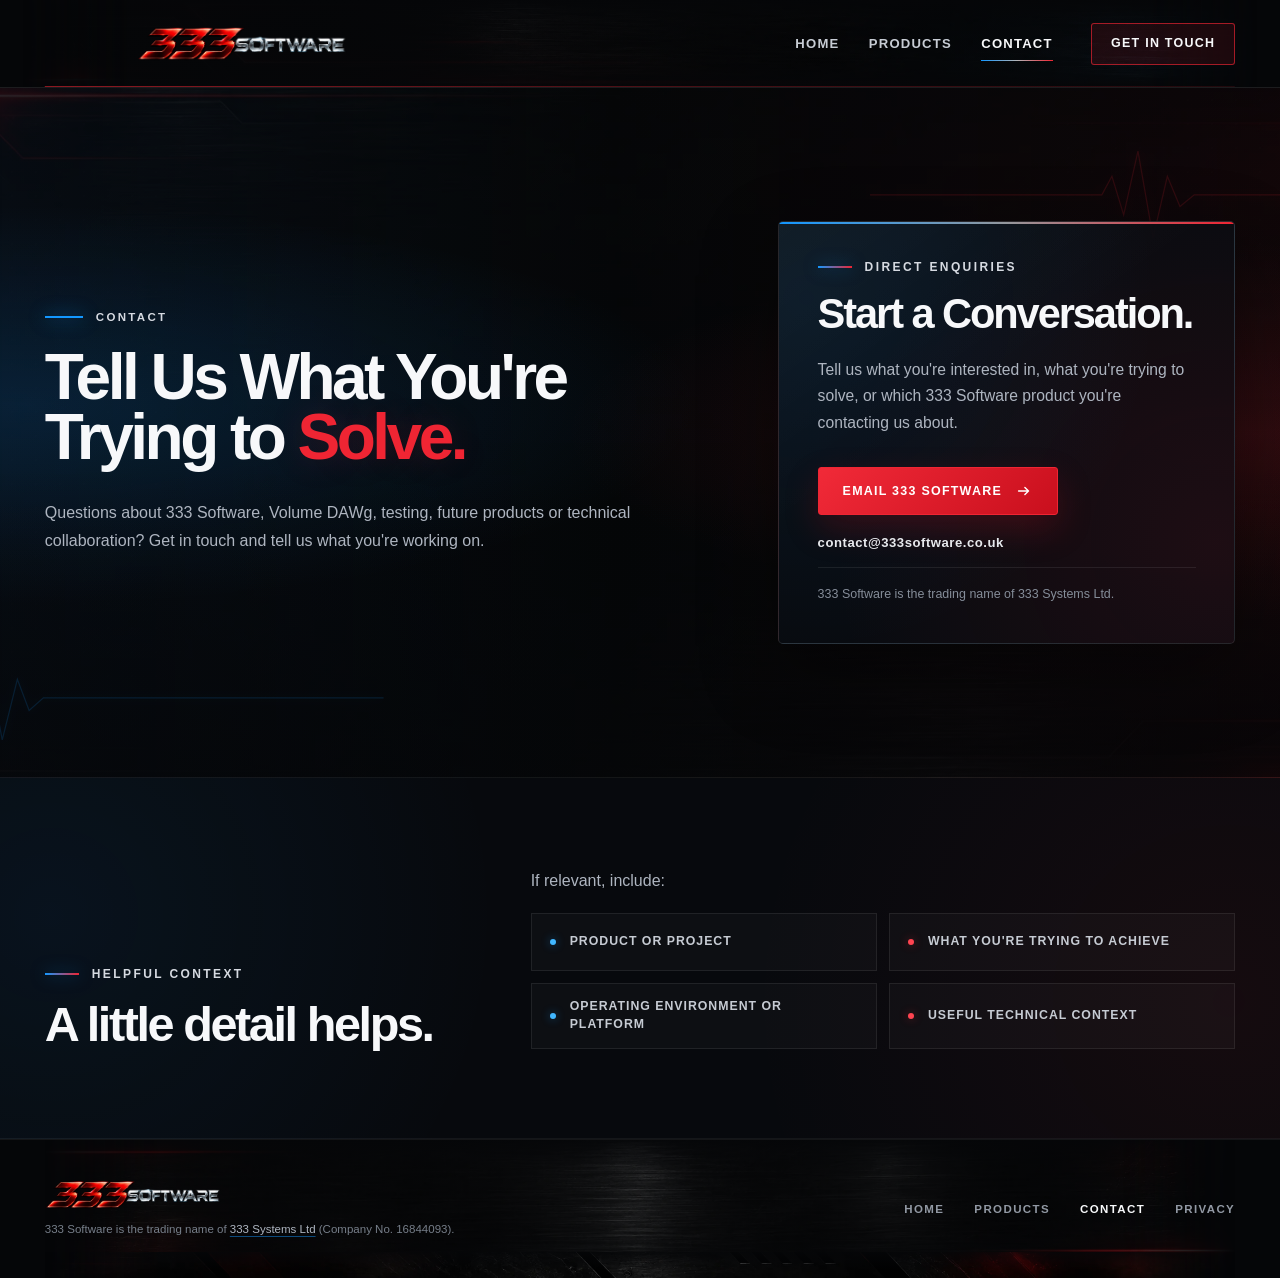
<file: contact.html>
<!doctype html>
<html lang="en">
  <head>
    <meta charset="utf-8">
    <meta name="viewport" content="width=device-width, initial-scale=1">
    <title>Contact 333 Software | Product and Technical Enquiries</title>
    <meta
      name="description"
      content="Contact 333 Software about Volume DAWg, product testing, software development or technical collaboration enquiries."
    >
    <!-- Preview deployment: canonical and indexability move to 333software.co.uk at launch. -->
    <meta name="robots" content="noindex, nofollow, noarchive">
    <meta property="og:type" content="website">
    <meta property="og:site_name" content="333 Software">
    <meta property="og:title" content="Contact 333 Software | Product and Technical Enquiries">
    <meta property="og:description" content="Contact 333 Software about Volume DAWg, product testing, software development or technical collaboration enquiries.">
    <meta name="twitter:card" content="summary">
    <meta name="twitter:title" content="Contact 333 Software | Product and Technical Enquiries">
    <meta name="twitter:description" content="Contact 333 Software about Volume DAWg, product testing, software development or technical collaboration enquiries.">
    <meta name="theme-color" content="#07090d">
    <link rel="icon" type="image/png" href="images/brand/333-software-logo-horizontal.png">
    <link rel="stylesheet" href="style.css?v=seo-launch-foundation-2">
    <script src="script.js?v=release-prep-1" defer></script>
  </head>
  <body>
    <a class="skip-link" href="#main-content">Skip to content</a>

    <header class="site-header" data-header>
      <div class="site-shell header-inner">
        <a class="brand" href="index.html" aria-label="333 Software home">
          <img
            src="images/brand/333-software-logo-horizontal.webp"
            width="928"
            height="154"
            alt="333 Software"
          >
        </a>

        <button
          class="nav-toggle"
          type="button"
          aria-expanded="false"
          aria-controls="primary-navigation"
          aria-label="Open navigation"
          data-nav-toggle
        >
          <span></span>
          <span></span>
          <span></span>
        </button>

        <nav class="primary-nav" id="primary-navigation" aria-label="Primary navigation" data-nav>
          <div class="nav-links">
            <a href="index.html">Home</a>
            <a href="products.html">Products</a>
            <a href="contact.html" aria-current="page">Contact</a>
          </div>
          <a class="button button-header" href="mailto:contact@333software.co.uk">Get In Touch</a>
        </nav>
      </div>
    </header>

    <main id="main-content">
      <section class="contact-hero" aria-labelledby="contact-title">
        <div class="signal-grid" aria-hidden="true"></div>
        <svg class="contact-signal contact-signal-left" viewBox="0 0 640 140" aria-hidden="true">
          <path d="M0 70h124l10-20 15 46 18-78 19 102 18-72 14 37 17-15h405"></path>
        </svg>
        <svg class="contact-signal contact-signal-right" viewBox="0 0 640 140" aria-hidden="true">
          <path d="M0 70h276l12-22 14 46 17-76 18 103 17-73 15 36 17-14h254"></path>
        </svg>

        <div class="site-shell contact-layout">
          <div class="contact-copy">
            <p class="eyebrow">Contact</p>
            <h1 id="contact-title">Tell Us What You're Trying to <strong>Solve.</strong></h1>
            <p>
              Questions about 333 Software, Volume DAWg, testing, future products or technical
              collaboration? Get in touch and tell us what you're working on.
            </p>
          </div>

          <section class="contact-panel" aria-labelledby="conversation-title">
            <p class="section-eyebrow">Direct enquiries</p>
            <h2 id="conversation-title">Start a Conversation.</h2>
            <p>
              Tell us what you're interested in, what you're trying to solve, or which 333 Software
              product you're contacting us about.
            </p>
            <a class="button button-primary contact-email" href="mailto:contact@333software.co.uk">
              Email 333 Software
              <svg viewBox="0 0 20 20" aria-hidden="true">
                <path d="M4 10h11m-4-4 4 4-4 4"></path>
              </svg>
            </a>
            <p class="contact-address">contact@333software.co.uk</p>
            <p class="contact-relationship">
              333 Software is the trading name of 333 Systems Ltd.
            </p>
          </section>
        </div>
      </section>

      <section class="contact-context" aria-labelledby="context-title">
        <div class="site-shell contact-context-inner">
          <div>
            <p class="section-eyebrow">Helpful context</p>
            <h2 id="context-title">A little detail helps.</h2>
          </div>
          <div>
            <p class="contact-context-intro">If relevant, include:</p>
            <ul class="contact-context-list">
              <li>Product or project</li>
              <li>What you're trying to achieve</li>
              <li>Operating environment or platform</li>
              <li>Useful technical context</li>
            </ul>
          </div>
        </div>
      </section>
    </main>

    <footer class="site-footer">
      <div class="site-shell footer-inner">
        <div class="footer-brand-block">
          <a class="footer-brand" href="index.html" aria-label="333 Software home">
            <img
              src="images/brand/333-software-logo-horizontal.webp"
              width="928"
              height="154"
              alt="333 Software"
            >
          </a>
          <p class="footer-relationship">
            333 Software is the trading name of
            <a href="https://333systemsltd.co.uk">333 Systems Ltd</a> (Company No. 16844093).
          </p>
        </div>
        <nav class="footer-nav" aria-label="Footer navigation">
          <a href="index.html">Home</a>
          <a href="products.html">Products</a>
          <a href="contact.html" aria-current="page">Contact</a>
          <a href="privacy.html">Privacy</a>
        </nav>
      </div>
    </footer>
  </body>
</html>
</file>
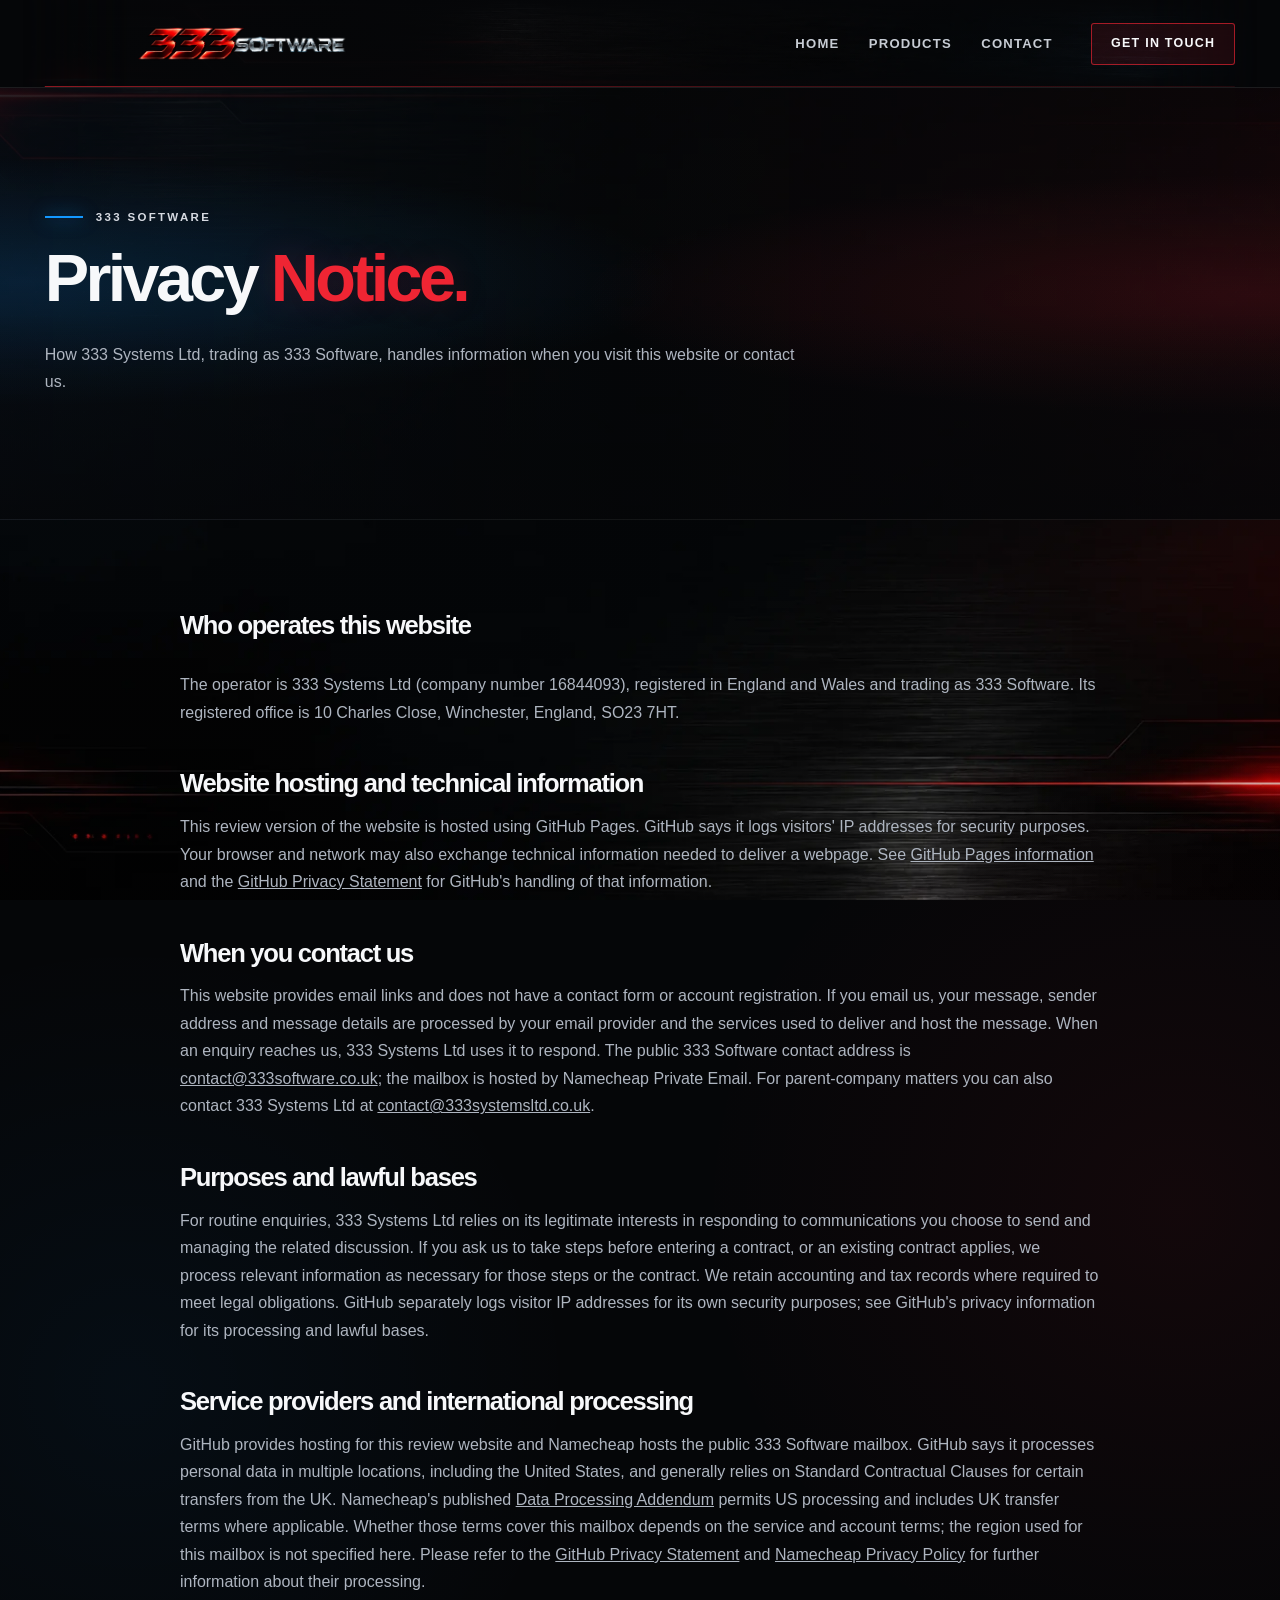
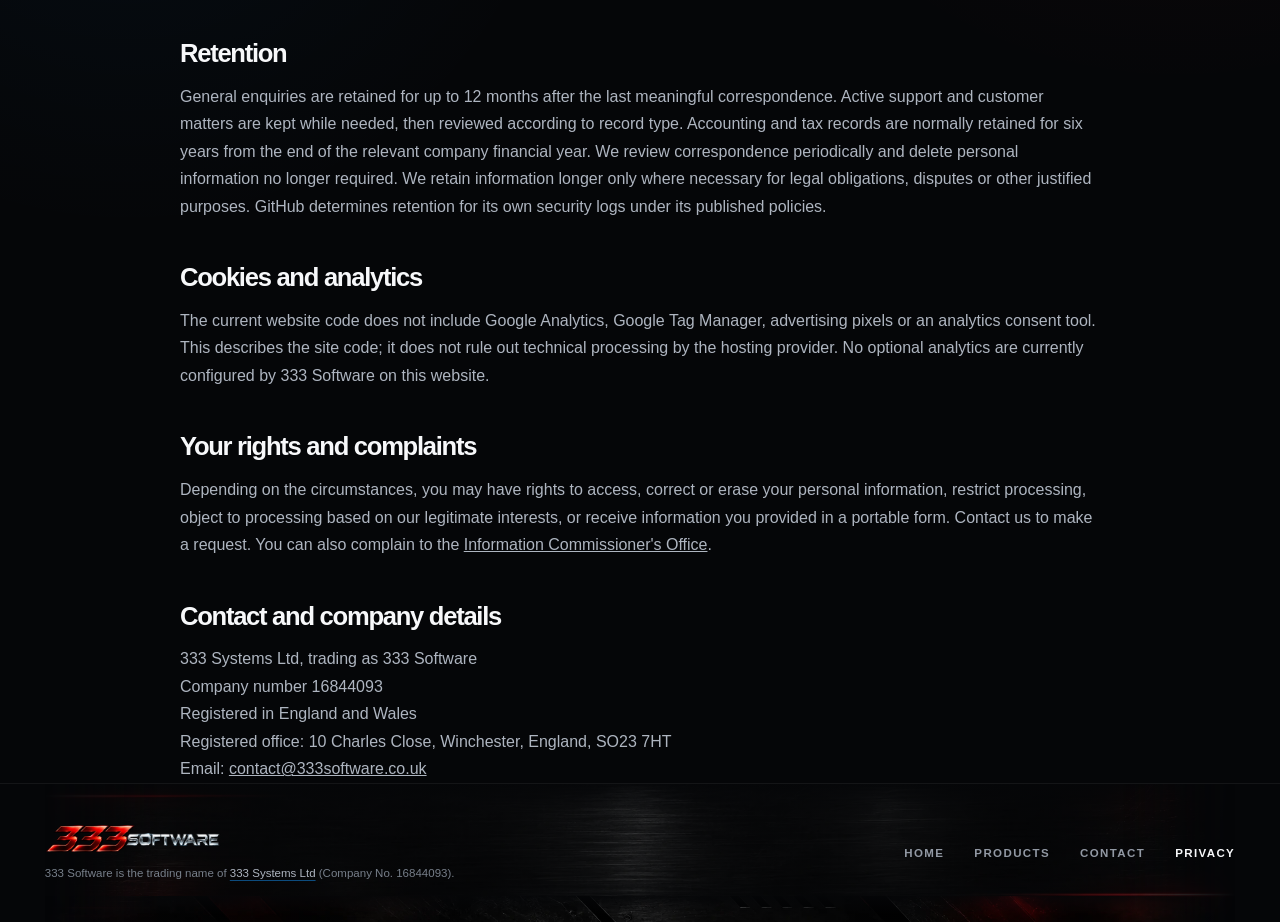
<file: privacy.html>
<!doctype html>
<html lang="en">
  <head>
    <meta charset="utf-8">
    <meta name="viewport" content="width=device-width, initial-scale=1">
    <title>Privacy Notice | 333 Software</title>
    <meta
      name="description"
      content="Privacy information for the 333 Software website, operated by 333 Systems Ltd."
    >
    <!-- Preview deployment: canonical and indexability move to 333software.co.uk at launch. -->
    <meta name="robots" content="noindex, nofollow, noarchive">
    <meta property="og:type" content="website">
    <meta property="og:site_name" content="333 Software">
    <meta property="og:title" content="Privacy Notice | 333 Software">
    <meta property="og:description" content="Privacy information for the 333 Software website, operated by 333 Systems Ltd.">
    <meta name="twitter:card" content="summary">
    <meta name="twitter:title" content="Privacy Notice | 333 Software">
    <meta name="twitter:description" content="Privacy information for the 333 Software website, operated by 333 Systems Ltd.">
    <meta name="theme-color" content="#07090d">
    <link rel="icon" type="image/png" href="images/brand/333-software-logo-horizontal.png">
    <link rel="stylesheet" href="style.css?v=seo-launch-foundation-2">
    <script src="script.js?v=release-prep-1" defer></script>
  </head>
  <body>
    <a class="skip-link" href="#main-content">Skip to content</a>

    <header class="site-header" data-header>
      <div class="site-shell header-inner">
        <a class="brand" href="index.html" aria-label="333 Software home">
          <img
            src="images/brand/333-software-logo-horizontal.webp"
            width="928"
            height="154"
            alt="333 Software"
          >
        </a>
        <button
          class="nav-toggle"
          type="button"
          aria-expanded="false"
          aria-controls="primary-navigation"
          aria-label="Open navigation"
          data-nav-toggle
        >
          <span></span><span></span><span></span>
        </button>
        <nav class="primary-nav" id="primary-navigation" aria-label="Primary navigation" data-nav>
          <div class="nav-links">
            <a href="index.html">Home</a>
            <a href="products.html">Products</a>
            <a href="contact.html">Contact</a>
          </div>
          <a class="button button-header" href="contact.html">Get In Touch</a>
        </nav>
      </div>
    </header>

    <main id="main-content">
      <section class="products-hero" aria-labelledby="privacy-title">
        <div class="signal-grid" aria-hidden="true"></div>
        <div class="site-shell products-hero-inner">
          <p class="eyebrow">333 Software</p>
          <h1 id="privacy-title">Privacy <strong>Notice.</strong></h1>
          <p>
            How 333 Systems Ltd, trading as 333 Software, handles information when you visit this
            website or contact us.
          </p>
        </div>
      </section>

      <section class="products-page-section" aria-label="Privacy information">
        <div class="site-shell">
          <div class="facts-copy privacy-copy">
            <h2>Who operates this website</h2>
            <p>
              The operator is 333 Systems Ltd (company number 16844093), registered in England and
              Wales and trading as 333 Software. Its registered office is 10 Charles Close,
              Winchester, England, SO23 7HT.
            </p>

            <h2>Website hosting and technical information</h2>
            <p>
              This review version of the website is hosted using GitHub Pages. GitHub says it logs
              visitors' IP addresses for security purposes. Your browser and network may also
              exchange technical information needed to deliver a webpage. See
              <a href="https://docs.github.com/en/pages/getting-started-with-github-pages/what-is-github-pages">GitHub Pages information</a>
              and the
              <a href="https://docs.github.com/en/site-policy/privacy-policies/github-general-privacy-statement">GitHub Privacy Statement</a>
              for GitHub's handling of that information.
            </p>

            <h2>When you contact us</h2>
            <p>
              This website provides email links and does not have a contact form or account
              registration. If you email us, your message, sender address and message details are
              processed by your email provider and the services used to deliver and host the
              message. When an enquiry reaches us, 333 Systems Ltd uses it to respond. The public
              333 Software contact address is
              <a href="mailto:contact@333software.co.uk">contact@333software.co.uk</a>; the mailbox
              is hosted by Namecheap Private Email. For parent-company matters you can also contact
              333 Systems Ltd at
              <a href="mailto:contact@333systemsltd.co.uk">contact@333systemsltd.co.uk</a>.
            </p>

            <h2>Purposes and lawful bases</h2>
            <p>
              For routine enquiries, 333 Systems Ltd relies on its legitimate interests in
              responding to communications you choose to send and managing the related discussion.
              If you ask us to take steps before entering a contract, or an existing contract
              applies, we process relevant information as necessary for those steps or the contract.
              We retain accounting and tax records where required to meet legal obligations. GitHub
              separately logs visitor IP addresses for its own security purposes; see GitHub's
              privacy information for its processing and lawful bases.
            </p>

            <h2>Service providers and international processing</h2>
            <p>
              GitHub provides hosting for this review website and Namecheap hosts the public
              333 Software mailbox. GitHub says it processes personal data in multiple locations,
              including the United States, and generally relies on Standard Contractual Clauses for
              certain transfers from the UK. Namecheap's published
              <a href="https://www.namecheap.com/legal/universal/data-processing-addendum/">Data Processing Addendum</a>
              permits US processing and includes UK transfer terms where applicable. Whether those
              terms cover this mailbox depends on the service and account terms; the region used
              for this mailbox is not specified here. Please refer to the
              <a href="https://docs.github.com/en/site-policy/privacy-policies/github-general-privacy-statement">GitHub Privacy Statement</a>
              and
              <a href="https://www.namecheap.com/legal/general/privacy-policy/">Namecheap Privacy Policy</a>
              for further information about their processing.
            </p>

            <h2>Retention</h2>
            <p>
              General enquiries are retained for up to 12 months after the last meaningful
              correspondence. Active support and customer matters are kept while needed, then
              reviewed according to record type. Accounting and tax records are normally retained
              for six years from the end of the relevant company financial year. We review
              correspondence periodically and delete personal information no longer required. We
              retain information longer only where necessary for legal obligations, disputes or
              other justified purposes. GitHub determines retention for its own security logs under
              its published policies.
            </p>

            <h2>Cookies and analytics</h2>
            <p>
              The current website code does not include Google Analytics, Google Tag Manager,
              advertising pixels or an analytics consent tool. This describes the site code; it does
              not rule out technical processing by the hosting provider. No optional analytics are
              currently configured by 333 Software on this website.
            </p>

            <h2>Your rights and complaints</h2>
            <p>
              Depending on the circumstances, you may have rights to access, correct or erase your
              personal information, restrict processing, object to processing based on our
              legitimate interests, or receive information you provided in a portable form. Contact
              us to make a request. You can also complain to the
              <a href="https://ico.org.uk/make-a-complaint/">Information Commissioner's Office</a>.
            </p>

            <h2>Contact and company details</h2>
            <p>
              333 Systems Ltd, trading as 333 Software<br>
              Company number 16844093<br>
              Registered in England and Wales<br>
              Registered office: 10 Charles Close, Winchester, England, SO23 7HT<br>
              Email: <a href="mailto:contact@333software.co.uk">contact@333software.co.uk</a>
            </p>
          </div>
        </div>
      </section>
    </main>

    <footer class="site-footer">
      <div class="site-shell footer-inner">
        <div class="footer-brand-block">
          <a class="footer-brand" href="index.html" aria-label="333 Software home">
            <img
              src="images/brand/333-software-logo-horizontal.webp"
              width="928"
              height="154"
              alt="333 Software"
            >
          </a>
          <p class="footer-relationship">
            333 Software is the trading name of
            <a href="https://333systemsltd.co.uk">333 Systems Ltd</a> (Company No. 16844093).
          </p>
        </div>
        <nav class="footer-nav" aria-label="Footer navigation">
          <a href="index.html">Home</a>
          <a href="products.html">Products</a>
          <a href="contact.html">Contact</a>
          <a href="privacy.html" aria-current="page">Privacy</a>
        </nav>
      </div>
    </footer>
  </body>
</html>
</file>
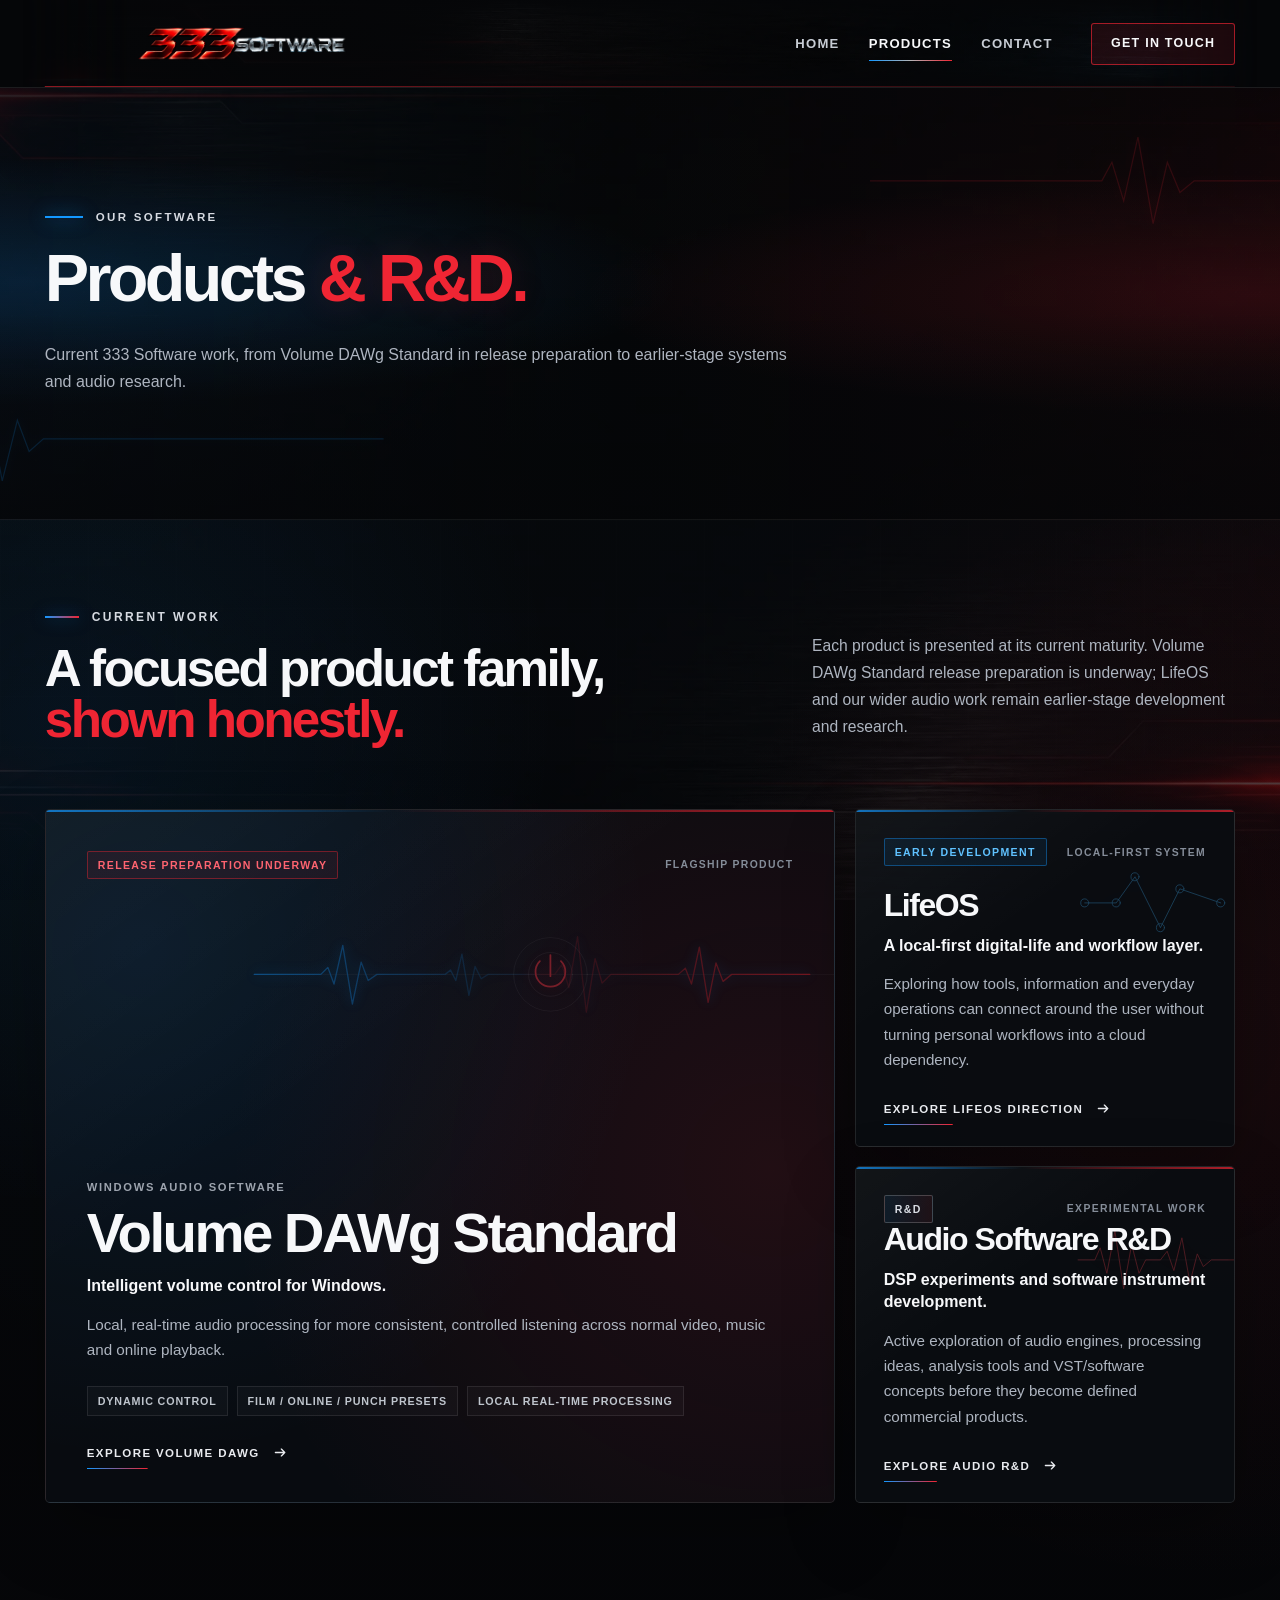
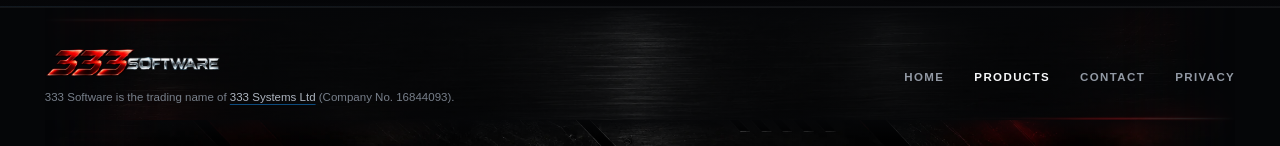
<file: products.html>
<!doctype html>
<html lang="en">
  <head>
    <meta charset="utf-8">
    <meta name="viewport" content="width=device-width, initial-scale=1">
    <title>Products | Volume DAWg, LifeOS and Software R&amp;D | 333 Software</title>
    <meta
      name="description"
      content="Explore 333 Software products, including Volume DAWg, LifeOS and active audio software research and development."
    >
    <!-- Preview deployment: canonical and indexability move to 333software.co.uk at launch. -->
    <meta name="robots" content="noindex, nofollow, noarchive">
    <meta property="og:type" content="website">
    <meta property="og:site_name" content="333 Software">
    <meta property="og:title" content="Products | Volume DAWg, LifeOS and Software R&amp;D | 333 Software">
    <meta property="og:description" content="Explore 333 Software products, including Volume DAWg, LifeOS and active audio software research and development.">
    <meta name="twitter:card" content="summary">
    <meta name="twitter:title" content="Products | Volume DAWg, LifeOS and Software R&amp;D | 333 Software">
    <meta name="twitter:description" content="Explore 333 Software products, including Volume DAWg, LifeOS and active audio software research and development.">
    <meta name="theme-color" content="#07090d">
    <link rel="icon" type="image/png" href="images/brand/333-software-logo-horizontal.png">
    <link rel="stylesheet" href="style.css?v=seo-launch-foundation-2">
    <script src="script.js?v=release-prep-1" defer></script>
  </head>
  <body>
    <a class="skip-link" href="#main-content">Skip to content</a>

    <header class="site-header" data-header>
      <div class="site-shell header-inner">
        <a class="brand" href="index.html" aria-label="333 Software home">
          <img
            src="images/brand/333-software-logo-horizontal.webp"
            width="928"
            height="154"
            alt="333 Software"
          >
        </a>

        <button
          class="nav-toggle"
          type="button"
          aria-expanded="false"
          aria-controls="primary-navigation"
          aria-label="Open navigation"
          data-nav-toggle
        >
          <span></span>
          <span></span>
          <span></span>
        </button>

        <nav class="primary-nav" id="primary-navigation" aria-label="Primary navigation" data-nav>
          <div class="nav-links">
            <a href="index.html">Home</a>
            <a href="products.html" aria-current="page">Products</a>
            <a href="contact.html">Contact</a>
          </div>
          <a class="button button-header" href="contact.html">Get In Touch</a>
        </nav>
      </div>
    </header>

    <main id="main-content">
      <section class="products-hero" aria-labelledby="products-page-title">
        <div class="signal-grid" aria-hidden="true"></div>
        <svg class="products-hero-signal products-hero-signal-left" viewBox="0 0 640 140" aria-hidden="true">
          <path d="M0 70h124l10-20 15 46 18-78 19 102 18-72 14 37 17-15h405"></path>
        </svg>
        <svg class="products-hero-signal products-hero-signal-right" viewBox="0 0 640 140" aria-hidden="true">
          <path d="M0 70h276l12-22 14 46 17-76 18 103 17-73 15 36 17-14h254"></path>
        </svg>
        <div class="site-shell products-hero-inner">
          <p class="eyebrow">Our software</p>
          <h1 id="products-page-title">Products <strong>&amp; R&amp;D.</strong></h1>
          <p>
            Current 333 Software work, from Volume DAWg Standard in release preparation to earlier-stage
            systems and audio research.
          </p>
        </div>
      </section>

      <section class="products-section products-page-section" id="product-family" aria-labelledby="product-family-title">
        <div class="site-shell">
          <div class="section-intro products-page-intro">
            <div>
              <p class="section-eyebrow">Current work</p>
              <h2 id="product-family-title">A focused product family, <span>shown honestly.</span></h2>
            </div>
            <p>
              Each product is presented at its current maturity. Volume DAWg Standard release preparation is underway;
              LifeOS and our wider audio work remain earlier-stage development and research.
            </p>
          </div>

          <div class="product-family">
            <article class="software-card software-card-featured" id="volume-dawg-product">
              <div class="card-signal card-signal-volume" aria-hidden="true">
                <svg viewBox="0 0 720 220" focusable="false">
                  <defs>
                    <linearGradient id="volume-signal" x1="0" x2="1">
                      <stop offset="0" stop-color="currentColor"></stop>
                      <stop offset="0.48" stop-color="currentColor" stop-opacity="0.18"></stop>
                      <stop offset="0.52" stop-color="#ef2533" stop-opacity="0.18"></stop>
                      <stop offset="1" stop-color="#ef2533"></stop>
                    </linearGradient>
                  </defs>
                  <path class="signal-axis" d="M22 110h676"></path>
                  <path class="signal-trace" stroke="url(#volume-signal)" d="M22 110h76l8-8 7 19 10-44 11 67 10-48 8 21 10-7h78l6-5 6 12 7-30 8 47 7-33 7 14 8-5h76l8-11 8 26 10-58 10 86 10-61 8 28 10-10h77l8-7 7 18 9-42 10 63 9-45 8 21 10-8h89"></path>
                  <circle cx="360" cy="110" r="42"></circle>
                  <circle cx="360" cy="110" r="25"></circle>
                  <path class="power-mark" d="M360 88v24m-12-17a17 17 0 1 0 24 0"></path>
                </svg>
              </div>

              <div class="card-meta">
                <span class="status-chip status-red">Release Preparation Underway</span>
                <span class="card-role">Flagship product</span>
              </div>

              <div class="card-content">
                <p class="product-kicker">Windows audio software</p>
                <h3>Volume DAWg Standard</h3>
                <p class="product-positioning">Intelligent volume control for Windows.</p>
                <p class="product-description">
                  Local, real-time audio processing for more consistent, controlled listening across
                  normal video, music and online playback.
                </p>
                <ul class="capability-list" aria-label="Volume DAWg capabilities">
                  <li>Dynamic control</li>
                  <li>Film / Online / Punch presets</li>
                  <li>Local real-time processing</li>
                </ul>
              </div>

              <a class="card-link" href="products/volume-dawg/">
                Explore Volume DAWg
                <svg viewBox="0 0 20 20" aria-hidden="true" focusable="false">
                  <path d="M4 10h11m-4-4 4 4-4 4"></path>
                </svg>
              </a>
            </article>

            <article class="software-card software-card-secondary software-card-life" id="lifeos">
              <div class="card-motif card-motif-life" aria-hidden="true">
                <svg viewBox="0 0 260 150" focusable="false">
                  <path d="M28 76h47l28-39 38 76 29-58 61 21"></path>
                  <circle cx="28" cy="76" r="6"></circle>
                  <circle cx="75" cy="76" r="6"></circle>
                  <circle cx="103" cy="37" r="6"></circle>
                  <circle cx="141" cy="113" r="6"></circle>
                  <circle cx="170" cy="55" r="6"></circle>
                  <circle cx="231" cy="76" r="6"></circle>
                </svg>
              </div>
              <div class="card-meta">
                <span class="status-chip status-blue">Early Development</span>
                <span class="card-role">Local-first system</span>
              </div>
              <div class="card-content">
                <h3>LifeOS</h3>
                <p class="product-positioning">A local-first digital-life and workflow layer.</p>
                <p class="product-description">
                  Exploring how tools, information and everyday operations can connect around the user
                  without turning personal workflows into a cloud dependency.
                </p>
              </div>
              <a class="card-link" href="products/lifeos/">
                Explore LifeOS direction
                <svg viewBox="0 0 20 20" aria-hidden="true" focusable="false">
                  <path d="M4 10h11m-4-4 4 4-4 4"></path>
                </svg>
              </a>
            </article>

            <article class="software-card software-card-secondary software-card-audio" id="audio-rd">
              <div class="card-motif card-motif-audio" aria-hidden="true">
                <svg viewBox="0 0 260 150" focusable="false">
                  <path d="M18 76h25l8-18 10 38 12-63 13 86 12-66 11 43 10-20h22l10-13 10 29 12-49 12 67 11-43 9 19 12-10h35"></path>
                  <path class="motif-axis" d="M18 76h224"></path>
                </svg>
              </div>
              <div class="card-meta">
                <span class="status-chip status-mixed">R&amp;D</span>
                <span class="card-role">Experimental work</span>
              </div>
              <div class="card-content">
                <h3>Audio Software R&amp;D</h3>
                <p class="product-positioning">DSP experiments and software instrument development.</p>
                <p class="product-description">
                  Active exploration of audio engines, processing ideas, analysis tools and VST/software
                  concepts before they become defined commercial products.
                </p>
              </div>
              <a class="card-link" href="products/audio-rd/">
                Explore audio R&amp;D
                <svg viewBox="0 0 20 20" aria-hidden="true" focusable="false">
                  <path d="M4 10h11m-4-4 4 4-4 4"></path>
                </svg>
              </a>
            </article>
          </div>
        </div>
      </section>
    </main>

    <footer class="site-footer">
      <div class="site-shell footer-inner">
        <div class="footer-brand-block">
          <a class="footer-brand" href="index.html" aria-label="333 Software home">
            <img
              src="images/brand/333-software-logo-horizontal.webp"
              width="928"
              height="154"
              alt="333 Software"
            >
          </a>
          <p class="footer-relationship">
            333 Software is the trading name of
            <a href="https://333systemsltd.co.uk">333 Systems Ltd</a> (Company No. 16844093).
          </p>
        </div>
        <nav class="footer-nav" aria-label="Footer navigation">
          <a href="index.html">Home</a>
          <a href="products.html" aria-current="page">Products</a>
          <a href="contact.html">Contact</a>
          <a href="privacy.html">Privacy</a>
        </nav>
      </div>
    </footer>
  </body>
</html>
</file>
<file: style.css>
:root {
  --black: #050608;
  --charcoal: #0a0d12;
  --panel: #0b0d10;
  --white: #f7f8fa;
  --cool-grey: #aeb5c0;
  --muted: #858d99;
  --red: #ef2533;
  --red-deep: #b80e1c;
  --blue: #1397ff;
  --blue-bright: #41b7ff;
  --line: rgba(255, 255, 255, 0.09);
  --shell: 1680px;
  --gutter: clamp(24px, 4vw, 72px);
  --header-height: 88px;
  color-scheme: dark;
}

*,
*::before,
*::after {
  box-sizing: border-box;
}

html {
  scroll-behavior: smooth;
  background: var(--black);
}

body {
  margin: 0;
  overflow-x: hidden;
  font-family: Inter, ui-sans-serif, -apple-system, BlinkMacSystemFont, "Segoe UI", sans-serif;
  color: var(--white);
  background-color: var(--black);
  background-image:
    radial-gradient(circle at 10% 55%, rgba(19, 151, 255, 0.05), transparent 28rem),
    radial-gradient(circle at 92% 48%, rgba(239, 37, 51, 0.06), transparent 30rem),
    linear-gradient(rgba(5, 6, 8, 0.16), rgba(5, 6, 8, 0.22)),
    url("images/brand/333-software-site-background.webp");
  background-position: center, center, center, center;
  background-size: auto, auto, auto, cover;
  background-repeat: no-repeat, no-repeat, no-repeat, no-repeat;
  background-attachment: scroll, scroll, scroll, fixed;
  -webkit-font-smoothing: antialiased;
}

img,
svg {
  display: block;
}

a {
  color: inherit;
}

button,
a {
  -webkit-tap-highlight-color: transparent;
}

:focus-visible {
  outline: 2px solid var(--blue-bright);
  outline-offset: 4px;
}

.skip-link {
  position: fixed;
  top: 12px;
  left: 18px;
  z-index: 100;
  padding: 10px 14px;
  color: #050608;
  background: var(--white);
  text-decoration: none;
  font-weight: 800;
  transform: translateY(-150%);
  transition: transform 160ms ease;
}

.skip-link:focus {
  transform: translateY(0);
}

.site-shell {
  width: min(var(--shell), calc(100% - (var(--gutter) * 2)));
  margin-inline: auto;
}

.site-header {
  position: relative;
  isolation: isolate;
  z-index: 20;
  height: var(--header-height);
  border-bottom: 1px solid var(--line);
  background-color: #050608;
  backdrop-filter: blur(18px);
}

.site-header::before {
  position: absolute;
  z-index: 0;
  inset-block: 0;
  left: 50%;
  width: min(calc(var(--shell) + clamp(32px, 4vw, 64px)), calc(100% - var(--gutter)));
  content: "";
  transform: translateX(-50%);
  background-image:
    linear-gradient(180deg, rgba(5, 6, 8, 0.96) 0%, rgba(5, 6, 8, 0.42) 24%, rgba(5, 6, 8, 0.38) 70%, rgba(5, 6, 8, 0.98) 100%),
    linear-gradient(90deg, rgba(5, 6, 8, 0.58) 0%, rgba(5, 6, 8, 0.84) 14%, rgba(5, 6, 8, 0.78) 31%, rgba(5, 6, 8, 0.42) 49%, rgba(5, 6, 8, 0.58) 72%, rgba(5, 6, 8, 0.88) 100%),
    linear-gradient(rgba(5, 6, 8, 0.2), rgba(5, 6, 8, 0.2)),
    url("images/brand/333-software-header-minimal-mirrored.webp");
  background-position: center, center, center, center center;
  background-size: cover, cover, cover, 100% auto;
  background-repeat: no-repeat, no-repeat, no-repeat, no-repeat;
  -webkit-mask-image: linear-gradient(90deg, transparent 0%, #000 9%, #000 91%, transparent 100%);
  mask-image: linear-gradient(90deg, transparent 0%, #000 9%, #000 91%, transparent 100%);
  pointer-events: none;
}

.site-header::after {
  position: absolute;
  z-index: 1;
  bottom: 0;
  left: 50%;
  width: min(var(--shell), calc(100% - (var(--gutter) * 2)));
  height: 1px;
  content: "";
  transform: translateX(-50%);
  background: linear-gradient(90deg, rgba(239, 37, 51, 0.58), rgba(239, 37, 51, 0.34) 40%, rgba(239, 37, 51, 0.12));
  pointer-events: none;
}

.header-inner {
  position: relative;
  z-index: 2;
  height: 100%;
  display: flex;
  align-items: center;
  justify-content: space-between;
  gap: 32px;
}

.brand {
  flex: 0 0 auto;
  margin-inline-start: max(0px, calc((clamp(80px, calc(32vw - 180px), 300px) - max(var(--gutter), calc((100vw - var(--shell)) / 2))) / 2));
  text-decoration: none;
}

.brand img {
  width: clamp(210px, 16vw, 260px);
  height: auto;
}

.primary-nav,
.nav-links {
  display: flex;
  align-items: center;
}

.primary-nav {
  gap: clamp(28px, 3vw, 54px);
}

.nav-links {
  gap: clamp(24px, 2.3vw, 42px);
}

.nav-links a {
  position: relative;
  color: #c7ccd4;
  font-size: 0.82rem;
  font-weight: 700;
  letter-spacing: 0.09em;
  text-decoration: none;
  text-transform: uppercase;
  transition: color 160ms ease;
}

.nav-links a::after {
  position: absolute;
  right: 0;
  bottom: -10px;
  left: 0;
  height: 1px;
  content: "";
  background: linear-gradient(90deg, var(--blue) 0%, rgba(247, 248, 250, 0.72) 50%, var(--red) 100%);
  transform: scaleX(0);
  transform-origin: center;
  transition: transform 160ms ease;
}

.nav-links a:hover {
  color: var(--white);
}

.nav-links a:hover::after,
.nav-links a:focus-visible::after {
  transform: scaleX(1);
}

.nav-toggle {
  display: none;
  width: 44px;
  height: 44px;
  padding: 11px 10px;
  border: 1px solid var(--line);
  border-radius: 4px;
  color: var(--white);
  background: rgba(255, 255, 255, 0.03);
  cursor: pointer;
}

.nav-toggle span {
  display: block;
  width: 100%;
  height: 1px;
  margin: 5px 0;
  background: currentColor;
  transition: transform 180ms ease, opacity 180ms ease;
}

.nav-toggle[aria-expanded="true"] span:first-child {
  transform: translateY(6px) rotate(45deg);
}

.nav-toggle[aria-expanded="true"] span:nth-child(2) {
  opacity: 0;
}

.nav-toggle[aria-expanded="true"] span:last-child {
  transform: translateY(-6px) rotate(-45deg);
}

.button {
  min-height: 48px;
  display: inline-flex;
  align-items: center;
  justify-content: center;
  gap: 13px;
  padding: 0 24px;
  border: 1px solid transparent;
  border-radius: 3px;
  font-size: 0.78rem;
  font-weight: 850;
  letter-spacing: 0.1em;
  line-height: 1;
  text-decoration: none;
  text-transform: uppercase;
  transition: border-color 160ms ease, background 160ms ease, transform 160ms ease;
}

.button:hover {
  transform: translateY(-2px);
}

.button-header {
  min-height: 42px;
  padding-inline: 19px;
  border-color: rgba(239, 37, 51, 0.65);
  background: rgba(239, 37, 51, 0.1);
}

.button-header:hover {
  border-color: var(--red);
  background: rgba(239, 37, 51, 0.18);
}

.hero {
  position: relative;
  min-height: min(calc(100svh - var(--header-height)), 800px);
  display: flex;
  align-items: center;
  isolation: isolate;
  overflow: hidden;
  background:
    radial-gradient(ellipse at 2% 49%, rgba(19, 151, 255, 0.15), transparent 36%),
    radial-gradient(ellipse at 98% 44%, rgba(239, 37, 51, 0.14), transparent 38%),
    linear-gradient(90deg, rgba(8, 16, 27, 0.54) 0%, transparent 45%, rgba(24, 7, 10, 0.35) 100%),
    rgba(5, 6, 8, 0.68);
}

.hero::before {
  position: absolute;
  z-index: -2;
  inset: 0;
  content: "";
  opacity: 0.22;
  background-image:
    linear-gradient(rgba(255, 255, 255, 0.045) 1px, transparent 1px),
    linear-gradient(90deg, rgba(255, 255, 255, 0.045) 1px, transparent 1px);
  background-size: 72px 72px;
  mask-image: linear-gradient(90deg, rgba(0, 0, 0, 0.7), transparent 42%, transparent 58%, rgba(0, 0, 0, 0.6));
}

.hero::after {
  position: absolute;
  z-index: -1;
  inset: 0;
  content: "";
  background: linear-gradient(180deg, transparent 66%, rgba(5, 6, 8, 0.94) 100%);
  pointer-events: none;
}

.hero-layout {
  position: relative;
  z-index: 2;
  display: grid;
  grid-template-columns: minmax(0, 0.38fr) minmax(0, 0.62fr);
  align-items: center;
  gap: clamp(42px, 4.2vw, 78px);
  padding-block: clamp(70px, 7.5vh, 112px);
}

.hero-copy {
  position: relative;
  z-index: 3;
  min-width: 0;
  max-width: 620px;
}

.eyebrow {
  margin: 0 0 24px;
  display: flex;
  align-items: center;
  gap: 13px;
  color: #d6dae1;
  font-size: clamp(0.72rem, 0.8vw, 0.83rem);
  font-weight: 800;
  letter-spacing: 0.2em;
  text-transform: uppercase;
}

.eyebrow::before {
  width: 38px;
  height: 2px;
  flex: 0 0 auto;
  content: "";
  background: var(--blue);
  box-shadow: 0 0 18px rgba(19, 151, 255, 0.8);
}

h1 {
  max-width: 640px;
  margin: 0;
  font-family: "Arial Narrow", "Helvetica Neue", Arial, sans-serif;
  font-size: clamp(3.2rem, 3.5vw, 4.2rem);
  font-stretch: condensed;
  font-weight: 850;
  letter-spacing: -0.055em;
  line-height: 0.98;
  text-wrap: balance;
}

h1 .headline-line {
  display: block;
  color: inherit;
  white-space: normal;
}

h1 strong {
  color: var(--red);
  font-weight: inherit;
  text-shadow: 0 0 34px rgba(239, 37, 51, 0.18);
}

.hero-description {
  max-width: 580px;
  margin: 30px 0 0;
  color: var(--cool-grey);
  font-size: clamp(1rem, 1.12vw, 1.2rem);
  line-height: 1.75;
}

.hero-actions {
  display: flex;
  flex-wrap: wrap;
  gap: 14px;
  margin-top: 39px;
}

.button-primary {
  min-width: 193px;
  color: #fff;
  border-color: var(--red);
  background: linear-gradient(135deg, #f12a38, #c90f1d);
  box-shadow: 0 14px 34px rgba(201, 15, 29, 0.22);
}

.button-primary:hover {
  background: linear-gradient(135deg, #ff3b48, #df1423);
}

.button-primary svg {
  width: 18px;
  height: 18px;
  fill: none;
  stroke: currentColor;
  stroke-linecap: round;
  stroke-linejoin: round;
  stroke-width: 1.6;
}

.button-secondary {
  min-width: 158px;
  color: #e5e8ec;
  border-color: rgba(255, 255, 255, 0.2);
  background: rgba(255, 255, 255, 0.025);
}

.button-secondary:hover {
  border-color: rgba(19, 151, 255, 0.55);
  background: rgba(19, 151, 255, 0.07);
}

.product-stage {
  position: relative;
  min-width: 0;
  scroll-margin-top: 110px;
}

.product-stage::before,
.product-stage::after {
  position: absolute;
  top: 50%;
  width: 22%;
  height: 70%;
  content: "";
  filter: blur(45px);
  transform: translateY(-50%);
  pointer-events: none;
}

.product-stage::before {
  left: -4%;
  background: rgba(19, 151, 255, 0.15);
}

.product-stage::after {
  right: -4%;
  background: rgba(239, 37, 51, 0.16);
}

.product-glow {
  position: absolute;
  inset: 8% 3%;
  border-radius: 50%;
  background: linear-gradient(90deg, rgba(19, 151, 255, 0.16), transparent 46%, rgba(239, 37, 51, 0.16));
  filter: blur(56px);
}

.product-figure {
  position: relative;
  z-index: 2;
  margin: 0;
}

.product-figure::before {
  position: absolute;
  z-index: -1;
  inset: -1px;
  content: "";
  border: 1px solid rgba(255, 255, 255, 0.12);
  box-shadow:
    0 32px 90px rgba(0, 0, 0, 0.62),
    -18px 0 56px rgba(19, 151, 255, 0.07),
    18px 0 56px rgba(239, 37, 51, 0.08);
}

.product-figure img {
  width: 100%;
  height: auto;
  background: var(--panel);
}

.signal-grid {
  position: absolute;
  z-index: -1;
  inset: 0;
  background: radial-gradient(circle, rgba(255, 255, 255, 0.1) 0 1px, transparent 1.5px) 0 0 / 24px 24px;
  opacity: 0.08;
  mask-image: linear-gradient(90deg, #000, transparent 28%, transparent 68%, #000);
  pointer-events: none;
}

.signal-wave {
  position: absolute;
  z-index: 0;
  width: min(44vw, 760px);
  height: auto;
  fill: none;
  opacity: 0.2;
  pointer-events: none;
}

.signal-wave path {
  vector-effect: non-scaling-stroke;
  stroke-width: 1.2;
}

.signal-wave-left {
  bottom: 10%;
  left: -12%;
}

.signal-wave-left path {
  stroke: var(--blue);
  filter: drop-shadow(0 0 7px rgba(19, 151, 255, 0.6));
}

.signal-wave-right {
  top: 10%;
  right: -10%;
}

.signal-wave-right path {
  stroke: var(--red);
  filter: drop-shadow(0 0 7px rgba(239, 37, 51, 0.55));
}

@media (max-width: 1360px) {
  :root {
    --gutter: clamp(24px, 3.5vw, 52px);
  }

  .hero-layout {
    grid-template-columns: minmax(0, 0.39fr) minmax(0, 0.61fr);
    gap: clamp(32px, 3vw, 48px);
  }

  h1 {
    font-size: clamp(2.8rem, 3.7vw, 3.25rem);
  }
}

@media (max-width: 1080px) {
  .primary-nav {
    gap: 24px;
  }

  .nav-links {
    gap: 20px;
  }

  .hero-layout {
    grid-template-columns: minmax(0, 0.42fr) minmax(0, 0.58fr);
  }

  .hero-description {
    line-height: 1.6;
  }
}

@media (min-width: 841px) and (max-width: 1365px) {
  .site-header::before {
    background-image:
      linear-gradient(180deg, rgba(5, 6, 8, 0.96) 0%, rgba(5, 6, 8, 0.48) 24%, rgba(5, 6, 8, 0.4) 70%, rgba(5, 6, 8, 0.98) 100%),
      linear-gradient(90deg, rgba(5, 6, 8, 0.34) 0%, rgba(5, 6, 8, 0.96) 7%, rgba(5, 6, 8, 0.96) 31%, rgba(5, 6, 8, 0.55) 46%, rgba(5, 6, 8, 0.08) 68%, rgba(5, 6, 8, 0) 100%),
      linear-gradient(rgba(5, 6, 8, 0.16), rgba(5, 6, 8, 0.16)),
      url("images/brand/333-software-header-minimal-mirrored.webp");
    background-position: center, center, center, center center;
  }
}

@media (max-width: 840px) {
  :root {
    --header-height: 76px;
    --gutter: 24px;
  }

  .site-header::before {
    width: min(var(--shell), calc(100% - (var(--gutter) * 2)));
    background-image:
      radial-gradient(ellipse at 0% 50%, rgba(239, 37, 51, 0.1), transparent 45%),
      linear-gradient(180deg, #111318 0%, #050608 100%);
    background-position: center, center;
    -webkit-mask-image: none;
    mask-image: none;
    background-size: cover, cover;
  }

  .brand {
    margin-inline-start: calc(var(--gutter) / -2);
  }

  .brand img {
    width: 190px;
  }

  .nav-toggle {
    display: block;
  }

  .primary-nav {
    position: absolute;
    top: calc(100% + 1px);
    right: 0;
    left: 0;
    display: grid;
    gap: 24px;
    padding: 26px var(--gutter) 30px;
    visibility: hidden;
    opacity: 0;
    border-bottom: 1px solid var(--line);
    background: #050608;
    box-shadow: 0 22px 44px rgba(0, 0, 0, 0.5);
    transform: translateY(-8px);
    transition: opacity 160ms ease, transform 160ms ease, visibility 0s linear 160ms;
  }

  .primary-nav[data-open="true"] {
    visibility: visible;
    opacity: 1;
    transform: translateY(0);
    transition-delay: 0s;
  }

  .nav-links {
    display: grid;
    gap: 0;
  }

  .nav-links a {
    padding: 14px 0;
    border-bottom: 1px solid rgba(255, 255, 255, 0.07);
  }

  .nav-links a::after {
    display: none;
  }

  .button-header {
    width: fit-content;
  }

  .hero {
    min-height: auto;
    display: block;
  }

  .hero-layout {
    grid-template-columns: 1fr;
    gap: clamp(54px, 8vw, 72px);
    padding-block: 72px 80px;
  }

  .hero-copy {
    max-width: 670px;
  }

  h1 {
    max-width: 700px;
    font-size: clamp(3.6rem, 9vw, 4.6rem);
  }

  .hero-description {
    max-width: 630px;
  }

  .product-stage {
    width: min(100%, 800px);
    justify-self: center;
  }

  .signal-wave {
    width: 74vw;
  }
}

@media (max-width: 520px) {
  :root {
    --gutter: 18px;
  }

  .brand img {
    width: 166px;
  }

  .hero-layout {
    gap: 49px;
    padding-block: 55px 66px;
  }

  .eyebrow {
    margin-bottom: 20px;
    font-size: 0.68rem;
    letter-spacing: 0.16em;
  }

  .eyebrow::before {
    width: 28px;
  }

  h1 {
    font-size: clamp(2.72rem, 13vw, 3.55rem);
    line-height: 1.01;
  }

  h1 .headline-line {
    white-space: normal;
  }

  .hero-description {
    margin-top: 24px;
    font-size: 0.98rem;
    line-height: 1.62;
  }

  .hero-actions {
    display: grid;
    grid-template-columns: 1fr;
    margin-top: 31px;
  }

  .button {
    width: 100%;
  }

  .product-stage {
    width: 100%;
  }

  .product-figure::before {
    box-shadow:
      0 22px 56px rgba(0, 0, 0, 0.62),
      -10px 0 34px rgba(19, 151, 255, 0.07),
      10px 0 34px rgba(239, 37, 51, 0.08);
  }
}

@media (prefers-reduced-motion: reduce) {
  html {
    scroll-behavior: auto;
  }

  *,
  *::before,
  *::after {
    scroll-behavior: auto !important;
    transition-duration: 0.01ms !important;
  }
}

/* Phase B: technical confidence and product family */
.confidence-strip {
  position: relative;
  z-index: 3;
  border-top: 1px solid rgba(19, 151, 255, 0.18);
  border-bottom: 1px solid rgba(239, 37, 51, 0.15);
  background:
    linear-gradient(90deg, rgba(19, 151, 255, 0.045), transparent 34%, transparent 66%, rgba(239, 37, 51, 0.045)),
    rgba(8, 10, 14, 0.88);
}

.confidence-list {
  display: grid;
  grid-template-columns: repeat(5, minmax(0, 1fr));
  margin: 0;
  padding: 0;
  list-style: none;
}

.confidence-list li {
  min-width: 0;
  min-height: 84px;
  display: flex;
  align-items: center;
  justify-content: center;
  gap: 13px;
  padding: 18px clamp(12px, 1.5vw, 24px);
  border-right: 1px solid rgba(255, 255, 255, 0.07);
  color: #c6cbd3;
  font-size: clamp(0.72rem, 0.72vw, 0.78rem);
  font-weight: 800;
  letter-spacing: 0.12em;
  text-align: center;
  text-transform: uppercase;
}

.confidence-list li:last-child {
  border-right: 0;
}

.confidence-list svg {
  width: 21px;
  height: 21px;
  flex: 0 0 auto;
  fill: none;
  stroke: var(--blue-bright);
  stroke-linecap: round;
  stroke-linejoin: round;
  stroke-width: 1.35;
  filter: drop-shadow(0 0 8px rgba(19, 151, 255, 0.25));
}

.confidence-list li:nth-child(even) svg {
  stroke: #ff4451;
  filter: drop-shadow(0 0 8px rgba(239, 37, 51, 0.25));
}

.products-section {
  position: relative;
  isolation: isolate;
  overflow: hidden;
  padding-block: clamp(96px, 8vw, 150px);
  border-bottom: 1px solid rgba(255, 255, 255, 0.04);
  background:
    radial-gradient(circle at 5% 18%, rgba(19, 151, 255, 0.08), transparent 31rem),
    radial-gradient(circle at 94% 48%, rgba(239, 37, 51, 0.07), transparent 34rem),
    linear-gradient(180deg, rgba(7, 9, 13, 0.68) 0%, rgba(5, 6, 8, 0.68) 100%);
}

.products-section::before {
  position: absolute;
  z-index: -1;
  inset: 0;
  content: "";
  opacity: 0.16;
  background-image:
    linear-gradient(rgba(255, 255, 255, 0.035) 1px, transparent 1px),
    linear-gradient(90deg, rgba(255, 255, 255, 0.035) 1px, transparent 1px);
  background-size: 88px 88px;
  mask-image: linear-gradient(180deg, #000, transparent 78%);
}

.section-intro {
  display: grid;
  grid-template-columns: minmax(0, 0.62fr) minmax(320px, 0.38fr);
  align-items: end;
  gap: clamp(44px, 6vw, 104px);
  margin-bottom: clamp(48px, 5vw, 76px);
}

.section-eyebrow {
  margin: 0 0 19px;
  display: flex;
  align-items: center;
  gap: 13px;
  color: #d6dae1;
  font-size: 0.75rem;
  font-weight: 800;
  letter-spacing: 0.2em;
  text-transform: uppercase;
}

.section-eyebrow::before {
  width: 34px;
  height: 2px;
  flex: 0 0 auto;
  content: "";
  background: linear-gradient(90deg, var(--blue), var(--red));
  box-shadow: 0 0 16px rgba(19, 151, 255, 0.5);
}

.section-intro h2 {
  max-width: 880px;
  margin: 0;
  font-family: "Arial Narrow", "Helvetica Neue", Arial, sans-serif;
  font-size: clamp(2.6rem, 4vw, 4.8rem);
  font-stretch: condensed;
  font-weight: 850;
  letter-spacing: -0.05em;
  line-height: 1;
}

.section-intro h2 span {
  color: var(--red);
}

.section-intro > p {
  max-width: 570px;
  margin: 0 0 4px;
  color: var(--cool-grey);
  font-size: clamp(0.98rem, 1.05vw, 1.14rem);
  line-height: 1.72;
}

.product-family {
  display: grid;
  grid-template-columns: minmax(0, 1.35fr) minmax(340px, 0.65fr);
  grid-template-rows: repeat(2, minmax(290px, 1fr));
  gap: clamp(18px, 1.5vw, 26px);
}

.software-card {
  position: relative;
  min-width: 0;
  display: flex;
  flex-direction: column;
  overflow: hidden;
  border: 1px solid rgba(255, 255, 255, 0.1);
  border-radius: 5px;
  background:
    linear-gradient(145deg, rgba(255, 255, 255, 0.035), transparent 38%),
    rgba(10, 13, 18, 0.94);
  box-shadow: 0 26px 70px rgba(0, 0, 0, 0.28);
}

.software-card::before {
  position: absolute;
  z-index: 3;
  top: 0;
  right: 0;
  left: 0;
  height: 2px;
  content: "";
  background: linear-gradient(90deg, var(--blue), transparent 44%, var(--red));
  opacity: 0.72;
}

.software-card-featured {
  grid-row: 1 / span 2;
  min-height: 640px;
  padding: clamp(30px, 3.2vw, 54px);
  background:
    radial-gradient(circle at 12% 20%, rgba(19, 151, 255, 0.1), transparent 32rem),
    radial-gradient(circle at 92% 52%, rgba(239, 37, 51, 0.11), transparent 34rem),
    linear-gradient(145deg, rgba(255, 255, 255, 0.04), transparent 38%),
    rgba(9, 12, 17, 0.97);
}

.software-card-secondary {
  min-height: 290px;
  padding: clamp(26px, 2.2vw, 38px);
}

.card-meta {
  position: relative;
  z-index: 4;
  display: flex;
  align-items: center;
  justify-content: space-between;
  gap: 18px;
}

.status-chip {
  display: inline-flex;
  align-items: center;
  min-height: 28px;
  padding: 0 10px;
  border: 1px solid;
  border-radius: 2px;
  font-size: 0.66rem;
  font-weight: 850;
  letter-spacing: 0.13em;
  line-height: 1;
  text-transform: uppercase;
}

.status-red {
  color: #ff6470;
  border-color: rgba(239, 37, 51, 0.42);
  background: rgba(239, 37, 51, 0.08);
}

.status-blue {
  color: #60c2ff;
  border-color: rgba(19, 151, 255, 0.4);
  background: rgba(19, 151, 255, 0.08);
}

.status-mixed {
  color: #d9dde4;
  border-color: rgba(255, 255, 255, 0.2);
  background: linear-gradient(90deg, rgba(19, 151, 255, 0.08), rgba(239, 37, 51, 0.08));
}

.card-role {
  color: var(--muted);
  font-size: 0.65rem;
  font-weight: 750;
  letter-spacing: 0.13em;
  text-align: right;
  text-transform: uppercase;
}

.card-content {
  position: relative;
  z-index: 4;
}

.software-card-featured .card-content {
  max-width: 690px;
  margin-top: auto;
}

.software-card-secondary .card-content {
  max-width: 510px;
  margin-top: auto;
}

.product-kicker {
  margin: 0 0 12px;
  color: #9da4ae;
  font-size: 0.7rem;
  font-weight: 800;
  letter-spacing: 0.15em;
  text-transform: uppercase;
}

.software-card h3 {
  margin: 0;
  font-family: "Arial Narrow", "Helvetica Neue", Arial, sans-serif;
  font-weight: 850;
  letter-spacing: -0.045em;
  line-height: 1;
}

.software-card-featured h3 {
  font-size: clamp(3.2rem, 4.4vw, 5.3rem);
}

.software-card-secondary h3 {
  font-size: clamp(2rem, 2.5vw, 3rem);
}

.product-positioning {
  margin: 14px 0 0;
  color: var(--white);
  font-size: clamp(1rem, 1.15vw, 1.22rem);
  font-weight: 650;
  line-height: 1.4;
}

.product-description {
  margin: 14px 0 0;
  color: var(--cool-grey);
  font-size: 0.95rem;
  line-height: 1.67;
}

.capability-list {
  display: flex;
  flex-wrap: wrap;
  gap: 9px;
  margin: 24px 0 0;
  padding: 0;
  list-style: none;
}

.capability-list li {
  padding: 8px 10px;
  border: 1px solid rgba(255, 255, 255, 0.09);
  color: #bfc5cd;
  background: rgba(255, 255, 255, 0.025);
  font-size: 0.67rem;
  font-weight: 750;
  letter-spacing: 0.08em;
  text-transform: uppercase;
}

.card-link {
  position: relative;
  z-index: 5;
  width: fit-content;
  display: inline-flex;
  align-items: center;
  gap: 12px;
  margin-top: 28px;
  color: #e9ebef;
  font-size: 0.72rem;
  font-weight: 850;
  letter-spacing: 0.12em;
  text-decoration: none;
  text-transform: uppercase;
}

.card-link::after {
  position: absolute;
  right: 0;
  bottom: -8px;
  left: 0;
  height: 1px;
  content: "";
  background: linear-gradient(90deg, var(--blue), var(--red));
  transform: scaleX(0.3);
  transform-origin: left;
  transition: transform 180ms ease;
}

.card-link:hover::after,
.card-link:focus-visible::after {
  transform: scaleX(1);
}

.card-link svg {
  width: 17px;
  height: 17px;
  fill: none;
  stroke: currentColor;
  stroke-linecap: round;
  stroke-linejoin: round;
  stroke-width: 1.6;
}

.card-signal {
  position: absolute;
  z-index: 1;
  top: 68px;
  right: -4%;
  left: 24%;
  color: var(--blue);
  opacity: 0.42;
}

.card-signal svg {
  width: 100%;
  height: auto;
  overflow: visible;
  fill: none;
  stroke-linecap: round;
  stroke-linejoin: round;
}

.card-signal .signal-axis {
  stroke: rgba(255, 255, 255, 0.1);
  stroke-width: 1;
}

.card-signal .signal-trace {
  stroke-width: 1.5;
  filter: drop-shadow(0 0 8px currentColor);
}

.card-signal circle {
  stroke: rgba(255, 255, 255, 0.12);
  stroke-width: 1;
}

.card-signal .power-mark {
  stroke: #ff3543;
  stroke-width: 2;
  filter: drop-shadow(0 0 9px rgba(239, 37, 51, 0.6));
}

.card-motif {
  position: absolute;
  z-index: 1;
  top: 42px;
  right: -6px;
  width: min(46%, 260px);
  opacity: 0.32;
}

.card-motif svg {
  width: 100%;
  height: auto;
  overflow: visible;
  fill: none;
  stroke-linecap: round;
  stroke-linejoin: round;
  stroke-width: 1.25;
}

.card-motif-life {
  color: var(--blue-bright);
}

.card-motif-life svg {
  stroke: currentColor;
  filter: drop-shadow(0 0 8px rgba(19, 151, 255, 0.26));
}

.card-motif-audio {
  color: #ff4451;
}

.card-motif-audio svg {
  stroke: currentColor;
  filter: drop-shadow(0 0 8px rgba(239, 37, 51, 0.25));
}

.card-motif-audio .motif-axis {
  stroke: rgba(255, 255, 255, 0.12);
  filter: none;
}

@media (max-width: 1100px) {
  .product-family {
    grid-template-columns: repeat(2, minmax(0, 1fr));
    grid-template-rows: auto;
  }

  .software-card-featured {
    grid-column: 1 / -1;
    grid-row: auto;
    min-height: 520px;
  }

  .software-card-secondary {
    min-height: 380px;
  }
}

@media (max-width: 1000px) {
  .confidence-list {
    grid-template-columns: repeat(6, minmax(0, 1fr));
  }

  .confidence-list li {
    grid-column: span 2;
    border-bottom: 1px solid rgba(255, 255, 255, 0.07);
  }

  .confidence-list li:nth-child(4) {
    grid-column: 2 / span 2;
    border-bottom: 0;
  }

  .confidence-list li:nth-child(5) {
    grid-column: 4 / span 2;
    border-right: 1px solid rgba(255, 255, 255, 0.07);
    border-bottom: 0;
  }

  .section-intro {
    grid-template-columns: 1fr;
    align-items: start;
    gap: 24px;
  }

  .section-intro > p {
    max-width: 720px;
  }
}

@media (max-width: 700px) {
  .products-section {
    padding-block: 76px 88px;
  }

  .section-intro {
    margin-bottom: 40px;
  }

  .section-intro h2 {
    font-size: clamp(2.55rem, 11vw, 3.5rem);
  }

  .product-family {
    grid-template-columns: 1fr;
  }

  .software-card-featured {
    min-height: 610px;
    padding: 28px 24px 32px;
  }

  .software-card-secondary {
    min-height: 390px;
    padding: 25px 24px 30px;
  }

  .software-card-featured h3 {
    font-size: clamp(3rem, 16vw, 4.4rem);
  }

  .software-card-secondary h3 {
    font-size: clamp(2.2rem, 11vw, 3rem);
  }

  .card-signal {
    top: 84px;
    right: -18%;
    left: 4%;
  }

  .card-motif {
    top: 54px;
    right: -24px;
    width: 62%;
  }
}

@media (max-width: 600px) {
  .confidence-list {
    grid-template-columns: repeat(6, minmax(0, 1fr));
  }

  .confidence-list li,
  .confidence-list li:nth-child(4) {
    min-height: 68px;
    grid-column: span 3;
    gap: 9px;
    padding: 12px 8px;
    border-right: 1px solid rgba(255, 255, 255, 0.07);
    border-bottom: 1px solid rgba(255, 255, 255, 0.07);
    font-size: 0.7rem;
    letter-spacing: 0.06em;
  }

  .confidence-list li:nth-child(even) {
    border-right: 0;
  }

  .confidence-list li:nth-child(5) {
    grid-column: 1 / span 6;
    border-right: 0;
    border-bottom: 0;
  }

  .confidence-list svg {
    width: 18px;
    height: 18px;
  }

  .card-meta {
    align-items: flex-start;
  }

  .card-role {
    max-width: 105px;
    line-height: 1.35;
  }

  .capability-list {
    display: grid;
    grid-template-columns: 1fr;
  }

  .capability-list li {
    width: fit-content;
  }
}

@media (prefers-reduced-motion: reduce) {
  .card-link::after {
    transition: none;
  }
}

/* Phase C: multi-page information architecture */
.nav-links a[aria-current="page"] {
  color: var(--white);
}

.nav-links a[aria-current="page"]::after {
  transform: scaleX(1);
}

.home-bridge {
  position: relative;
  isolation: isolate;
  overflow: hidden;
  padding-block: clamp(92px, 8vw, 148px);
  border-bottom: 1px solid rgba(255, 255, 255, 0.05);
  background:
    radial-gradient(circle at 4% 35%, rgba(19, 151, 255, 0.09), transparent 28rem),
    radial-gradient(circle at 94% 68%, rgba(239, 37, 51, 0.08), transparent 30rem),
    linear-gradient(180deg, rgba(7, 9, 13, 0.68) 0%, rgba(5, 6, 8, 0.68) 100%);
}

.home-bridge::before {
  position: absolute;
  z-index: -1;
  inset: 0;
  content: "";
  opacity: 0.14;
  background-image:
    linear-gradient(rgba(255, 255, 255, 0.035) 1px, transparent 1px),
    linear-gradient(90deg, rgba(255, 255, 255, 0.035) 1px, transparent 1px);
  background-size: 88px 88px;
  mask-image: linear-gradient(90deg, #000, transparent 68%);
}

.home-bridge-inner {
  display: grid;
  grid-template-columns: minmax(0, 1fr) auto;
  align-items: end;
  gap: clamp(48px, 8vw, 132px);
}

.home-bridge-copy {
  max-width: 1040px;
}

.home-bridge h2 {
  max-width: 980px;
  margin: 0;
  font-family: "Arial Narrow", "Helvetica Neue", Arial, sans-serif;
  font-size: clamp(2.65rem, 4vw, 4.75rem);
  font-stretch: condensed;
  font-weight: 850;
  letter-spacing: -0.05em;
  line-height: 1;
  text-wrap: balance;
}

.home-bridge h2 span {
  color: var(--red);
}

.home-bridge-copy > p:last-child {
  max-width: 760px;
  margin: 28px 0 0;
  color: var(--cool-grey);
  font-size: clamp(1rem, 1.05vw, 1.14rem);
  line-height: 1.72;
}

.home-bridge-inner > .button {
  min-width: 224px;
  margin-bottom: 4px;
}

.products-hero {
  position: relative;
  min-height: clamp(420px, 48vh, 550px);
  display: flex;
  align-items: center;
  isolation: isolate;
  overflow: hidden;
  border-bottom: 1px solid rgba(255, 255, 255, 0.06);
  background:
    radial-gradient(ellipse at 2% 45%, rgba(19, 151, 255, 0.15), transparent 37%),
    radial-gradient(ellipse at 98% 48%, rgba(239, 37, 51, 0.14), transparent 38%),
    linear-gradient(90deg, rgba(8, 16, 27, 0.48), transparent 48%, rgba(24, 7, 10, 0.32)),
    rgba(5, 6, 8, 0.68);
}

.products-hero::after {
  position: absolute;
  z-index: -1;
  inset: 0;
  content: "";
  background: linear-gradient(180deg, transparent 52%, rgba(5, 6, 8, 0.72));
  pointer-events: none;
}

.products-hero-inner {
  position: relative;
  z-index: 2;
  padding-block: clamp(80px, 9vw, 132px);
}

.products-hero h1 {
  max-width: 1050px;
  font-size: clamp(3.5rem, 5.2vw, 6.25rem);
  line-height: 0.94;
}

.products-hero-inner > p:last-child {
  max-width: 760px;
  margin: 31px 0 0;
  color: var(--cool-grey);
  font-size: clamp(1rem, 1.14vw, 1.22rem);
  line-height: 1.72;
}

.products-hero-signal {
  position: absolute;
  z-index: 0;
  width: min(42vw, 720px);
  height: auto;
  fill: none;
  opacity: 0.16;
  pointer-events: none;
}

.products-hero-signal path {
  vector-effect: non-scaling-stroke;
  stroke-width: 1.2;
}

.products-hero-signal-left {
  bottom: 5%;
  left: -12%;
}

.products-hero-signal-left path {
  stroke: var(--blue);
  filter: drop-shadow(0 0 7px rgba(19, 151, 255, 0.6));
}

.products-hero-signal-right {
  top: 8%;
  right: -10%;
  -webkit-mask-image: linear-gradient(90deg, #000 0%, #000 68%, transparent 90%);
  mask-image: linear-gradient(90deg, #000 0%, #000 68%, transparent 90%);
}

.products-hero-signal-right path {
  stroke: var(--red);
  filter: drop-shadow(0 0 7px rgba(239, 37, 51, 0.55));
}

.products-page-section {
  padding-top: clamp(82px, 7vw, 124px);
}

.products-page-intro {
  margin-bottom: clamp(48px, 5vw, 76px);
}

.card-stage-note {
  position: relative;
  z-index: 5;
  width: fit-content;
  margin: 28px 0 0;
  color: #8f97a2;
  font-size: 0.68rem;
  font-weight: 800;
  letter-spacing: 0.1em;
  line-height: 1.45;
  text-transform: uppercase;
}

.site-footer {
  position: relative;
  isolation: isolate;
  border-top: 1px solid rgba(255, 255, 255, 0.06);
  background-color: #050608;
}

.site-footer::before {
  position: absolute;
  z-index: 0;
  inset-block: 0;
  left: 50%;
  width: min(var(--shell), calc(100% - (var(--gutter) * 2)));
  content: "";
  transform: translateX(-50%);
  background-image:
    linear-gradient(180deg, rgba(5, 6, 8, 0.96) 0%, rgba(5, 6, 8, 0.62) 23%, rgba(5, 6, 8, 0.54) 68%, rgba(5, 6, 8, 0.94) 100%),
    url("images/brand/333-software-footer-black-steel.webp");
  background-position: center, center 50%;
  background-size: cover, 100% auto;
  background-repeat: no-repeat, no-repeat;
  -webkit-mask-image: linear-gradient(90deg, transparent 0%, #000 10%, #000 90%, transparent 100%);
  mask-image: linear-gradient(90deg, transparent 0%, #000 10%, #000 90%, transparent 100%);
  pointer-events: none;
}

.site-footer::after {
  position: absolute;
  z-index: 0;
  left: 50%;
  width: min(var(--shell), calc(100% - (var(--gutter) * 2)));
  height: 22px;
  content: "";
  transform: translateX(-50%);
  background-image:
    linear-gradient(180deg, rgba(5, 6, 8, 0.88) 0%, rgba(5, 6, 8, 0.12) 72%, rgba(5, 6, 8, 0.12) 100%),
    url("images/brand/333-software-footer-black-steel.webp");
  background-size: cover, 100% auto;
  background-repeat: no-repeat, no-repeat;
  -webkit-mask-image: linear-gradient(90deg, transparent 0%, #000 10%, #000 90%, transparent 100%);
  mask-image: linear-gradient(90deg, transparent 0%, #000 10%, #000 90%, transparent 100%);
  pointer-events: none;
}

.site-footer::after {
  bottom: 0;
  height: 26px;
  background-position: center, center bottom;
}

.footer-inner {
  position: relative;
  z-index: 1;
  min-height: 138px;
  display: flex;
  align-items: center;
  justify-content: space-between;
  gap: 36px;
  padding-block: 26px;
}

.footer-brand-block {
  min-width: 0;
  display: flex;
  flex-direction: column;
  align-items: flex-start;
  gap: 12px;
}

.footer-brand {
  flex: 0 0 auto;
  display: block;
}

.footer-brand img {
  width: 176px;
  height: auto;
}

.footer-relationship {
  margin: 0;
  color: #777f8a;
  font-size: 0.72rem;
  line-height: 1.5;
}

.footer-relationship a {
  color: #aeb5c0;
  text-decoration-color: rgba(19, 151, 255, 0.48);
  text-underline-offset: 3px;
  transition: color 160ms ease, text-decoration-color 160ms ease;
}

.footer-relationship a:hover {
  color: var(--white);
  text-decoration-color: var(--red);
}

.footer-nav {
  display: flex;
  align-items: center;
  gap: 30px;
}

.footer-nav a {
  color: #9299a4;
  font-size: 0.72rem;
  font-weight: 800;
  letter-spacing: 0.12em;
  text-decoration: none;
  text-transform: uppercase;
  transition: color 160ms ease;
}

.footer-nav a:hover,
.footer-nav a[aria-current="page"] {
  color: var(--white);
}

@media (max-width: 1000px) {
  .home-bridge-inner {
    grid-template-columns: 1fr;
    align-items: start;
    gap: 38px;
  }

  .home-bridge-inner > .button {
    width: fit-content;
  }
}

@media (max-width: 840px) {
  .nav-links a[aria-current="page"] {
    color: var(--white);
  }

  .nav-links a[aria-current="page"]::after {
    right: auto;
    bottom: 5px;
    width: 72px;
    display: block;
    transform: scaleX(1);
    transform-origin: left;
  }

  .products-hero {
    min-height: 420px;
  }

  .products-hero-signal {
    width: 74vw;
  }
}

@media (max-width: 520px) {
  .site-footer {
    background-position: center;
  }

  .site-footer::before {
    background-position: center, center center;
    background-size: cover, auto 200%;
  }

  .site-footer::after {
    height: 22px;
  }

  .home-bridge {
    padding-block: 76px 84px;
  }

  .home-bridge h2 {
    font-size: clamp(2.5rem, 12vw, 3.35rem);
  }

  .home-bridge-inner > .button {
    width: 100%;
  }

  .products-hero {
    min-height: 390px;
  }

  .products-hero-inner {
    padding-block: 72px 80px;
  }

  .products-hero h1 {
    font-size: clamp(3rem, 14vw, 4.1rem);
    line-height: 0.98;
  }

  .products-hero-inner > p:last-child {
    margin-top: 25px;
    font-size: 0.98rem;
    line-height: 1.62;
  }

  .products-page-section {
    padding-top: 70px;
  }

  .footer-inner {
    min-height: 182px;
    flex-direction: column;
    justify-content: center;
    gap: 24px;
    padding-block: 30px;
  }

  .footer-brand-block {
    align-items: center;
  }

  .footer-brand img {
    width: 160px;
  }

  .footer-relationship {
    max-width: 310px;
    font-size: 0.74rem;
    text-align: center;
  }

  .footer-nav {
    gap: clamp(16px, 6vw, 24px);
  }
}

/* Phase D: contact page */
.contact-hero {
  position: relative;
  min-height: 690px;
  display: flex;
  align-items: center;
  isolation: isolate;
  overflow: hidden;
  border-bottom: 1px solid rgba(255, 255, 255, 0.06);
  background:
    radial-gradient(ellipse at 2% 46%, rgba(19, 151, 255, 0.15), transparent 38%),
    radial-gradient(ellipse at 98% 50%, rgba(239, 37, 51, 0.14), transparent 39%),
    linear-gradient(90deg, rgba(8, 16, 27, 0.5), transparent 48%, rgba(24, 7, 10, 0.34)),
    rgba(5, 6, 8, 0.68);
}

.contact-hero::after {
  position: absolute;
  z-index: -1;
  inset: 0;
  content: "";
  background: linear-gradient(180deg, transparent 55%, rgba(5, 6, 8, 0.65));
  pointer-events: none;
}

.contact-layout {
  position: relative;
  z-index: 2;
  display: grid;
  grid-template-columns: minmax(0, 0.58fr) minmax(420px, 0.42fr);
  align-items: center;
  gap: clamp(70px, 8vw, 150px);
  padding-block: clamp(84px, 8vw, 126px);
}

.contact-copy {
  max-width: 850px;
}

.contact-copy h1 {
  max-width: 850px;
  font-size: clamp(3.7rem, 5vw, 6rem);
  line-height: 0.95;
}

.contact-copy > p:last-child {
  max-width: 690px;
  margin: 31px 0 0;
  color: var(--cool-grey);
  font-size: clamp(1rem, 1.08vw, 1.18rem);
  line-height: 1.72;
}

.contact-panel {
  position: relative;
  min-width: 0;
  padding: clamp(34px, 3vw, 52px);
  overflow: hidden;
  border: 1px solid rgba(255, 255, 255, 0.11);
  border-radius: 5px;
  background:
    radial-gradient(circle at 6% 18%, rgba(19, 151, 255, 0.09), transparent 22rem),
    radial-gradient(circle at 96% 76%, rgba(239, 37, 51, 0.09), transparent 24rem),
    linear-gradient(145deg, rgba(255, 255, 255, 0.035), transparent 42%),
    rgba(9, 12, 17, 0.95);
  box-shadow: 0 28px 76px rgba(0, 0, 0, 0.34);
}

.contact-panel::before {
  position: absolute;
  top: 0;
  right: 0;
  left: 0;
  height: 2px;
  content: "";
  background: linear-gradient(90deg, var(--blue) 0%, rgba(247, 248, 250, 0.58) 50%, var(--red) 100%);
}

.contact-panel h2,
.contact-context h2 {
  margin: 0;
  font-family: "Arial Narrow", "Helvetica Neue", Arial, sans-serif;
  font-stretch: condensed;
  font-weight: 850;
  letter-spacing: -0.05em;
  line-height: 1;
}

.contact-panel h2 {
  font-size: clamp(2.6rem, 3.1vw, 3.8rem);
}

.contact-panel > p:not(.section-eyebrow, .contact-address, .contact-relationship) {
  margin: 22px 0 0;
  color: var(--cool-grey);
  font-size: 0.98rem;
  line-height: 1.68;
}

.contact-email {
  width: fit-content;
  margin-top: 31px;
}

.contact-address {
  margin: 20px 0 0;
  color: #e7e9ed;
  font-size: 0.82rem;
  font-weight: 750;
  letter-spacing: 0.04em;
}

.contact-relationship {
  max-width: 510px;
  margin: 17px 0 0;
  padding-top: 17px;
  border-top: 1px solid rgba(255, 255, 255, 0.08);
  color: #858d99;
  font-size: 0.78rem;
  line-height: 1.58;
}

.contact-signal {
  position: absolute;
  z-index: 0;
  width: min(42vw, 720px);
  height: auto;
  fill: none;
  opacity: 0.15;
  pointer-events: none;
}

.contact-signal path {
  vector-effect: non-scaling-stroke;
  stroke-width: 1.2;
}

.contact-signal-left {
  bottom: 3%;
  left: -12%;
}

.contact-signal-left path {
  stroke: var(--blue);
  filter: drop-shadow(0 0 7px rgba(19, 151, 255, 0.58));
}

.contact-signal-right {
  top: 7%;
  right: -10%;
}

.contact-signal-right path {
  stroke: var(--red);
  filter: drop-shadow(0 0 7px rgba(239, 37, 51, 0.52));
}

.contact-context {
  position: relative;
  overflow: hidden;
  padding-block: clamp(78px, 7vw, 118px);
  border-bottom: 1px solid rgba(255, 255, 255, 0.05);
  background:
    radial-gradient(circle at 4% 38%, rgba(19, 151, 255, 0.07), transparent 28rem),
    radial-gradient(circle at 96% 62%, rgba(239, 37, 51, 0.06), transparent 30rem),
    #07090d;
}

.contact-context-inner {
  display: grid;
  grid-template-columns: minmax(320px, 0.36fr) minmax(0, 0.64fr);
  align-items: end;
  gap: clamp(48px, 7vw, 118px);
}

.contact-context h2 {
  font-size: clamp(2.7rem, 3.8vw, 4.5rem);
}

.contact-context-intro {
  margin: 0 0 20px;
  color: var(--cool-grey);
  font-size: 1rem;
  line-height: 1.6;
}

.contact-context-list {
  display: grid;
  grid-template-columns: repeat(2, minmax(0, 1fr));
  gap: 12px;
  margin: 0;
  padding: 0;
  list-style: none;
}

.contact-context-list li {
  position: relative;
  min-height: 58px;
  display: flex;
  align-items: center;
  padding: 14px 18px 14px 38px;
  border: 1px solid rgba(255, 255, 255, 0.08);
  color: #c6cbd3;
  background: rgba(255, 255, 255, 0.022);
  font-size: 0.77rem;
  font-weight: 800;
  letter-spacing: 0.08em;
  line-height: 1.45;
  text-transform: uppercase;
}

.contact-context-list li::before {
  position: absolute;
  left: 18px;
  width: 6px;
  height: 6px;
  content: "";
  border-radius: 50%;
  background: var(--blue-bright);
  box-shadow: 0 0 10px rgba(19, 151, 255, 0.48);
}

.contact-context-list li:nth-child(even)::before {
  background: #ff4451;
  box-shadow: 0 0 10px rgba(239, 37, 51, 0.42);
}

@media (max-width: 1100px) {
  .contact-layout {
    grid-template-columns: minmax(0, 1fr) minmax(360px, 0.72fr);
    gap: 54px;
  }

  .contact-copy h1 {
    font-size: clamp(3.35rem, 5.7vw, 4.8rem);
  }
}

@media (max-width: 840px) {
  .contact-hero {
    min-height: auto;
  }

  .contact-layout {
    grid-template-columns: 1fr;
    align-items: start;
    gap: 56px;
    padding-block: 76px 84px;
  }

  .contact-copy {
    max-width: 700px;
  }

  .contact-copy h1 {
    max-width: 700px;
    font-size: clamp(3.8rem, 9vw, 4.8rem);
  }

  .contact-panel {
    width: 100%;
  }

  .contact-signal {
    width: 74vw;
  }

  .contact-context-inner {
    grid-template-columns: 1fr;
    align-items: start;
    gap: 34px;
  }
}

@media (max-width: 520px) {
  .contact-layout {
    gap: 45px;
    padding-block: 62px 72px;
  }

  .contact-copy h1 {
    font-size: clamp(2.9rem, 13.5vw, 3.65rem);
    line-height: 0.99;
  }

  .contact-copy > p:last-child {
    margin-top: 25px;
    font-size: 0.98rem;
    line-height: 1.62;
  }

  .contact-panel {
    padding: 29px 24px 31px;
  }

  .contact-panel h2 {
    font-size: 2.7rem;
  }

  .contact-email {
    width: 100%;
  }

  .contact-context {
    padding-block: 72px 80px;
  }

  .contact-context h2 {
    font-size: 2.85rem;
  }

  .contact-context-list {
    grid-template-columns: 1fr;
  }
}

/* Release prep: product detail architecture */
.breadcrumb {
  position: relative;
  z-index: 3;
  margin-bottom: clamp(42px, 4vw, 64px);
}

.breadcrumb ol {
  display: flex;
  flex-wrap: wrap;
  align-items: center;
  gap: 10px;
  margin: 0;
  padding: 0;
  list-style: none;
}

.breadcrumb li {
  display: inline-flex;
  align-items: center;
  gap: 10px;
  color: #7f8793;
  font-size: 0.75rem;
  font-weight: 800;
  letter-spacing: 0.12em;
  text-transform: uppercase;
}

.breadcrumb li + li::before {
  content: "/";
  color: rgba(255, 255, 255, 0.28);
}

.breadcrumb a {
  color: #c8cdd5;
  text-decoration-color: rgba(19, 151, 255, 0.55);
  text-underline-offset: 4px;
}

.breadcrumb a:hover {
  color: var(--white);
  text-decoration-color: var(--red);
}

.volume-hero {
  position: relative;
  isolation: isolate;
  overflow: hidden;
  padding-block: clamp(52px, 5.5vw, 88px) clamp(82px, 7vw, 118px);
  border-bottom: 1px solid rgba(255, 255, 255, 0.06);
  background:
    radial-gradient(ellipse at 2% 38%, rgba(19, 151, 255, 0.16), transparent 35%),
    radial-gradient(ellipse at 98% 52%, rgba(239, 37, 51, 0.16), transparent 37%),
    linear-gradient(90deg, rgba(8, 16, 27, 0.5), transparent 47%, rgba(24, 7, 10, 0.35)),
    rgba(5, 6, 8, 0.68);
}

.volume-hero::after {
  position: absolute;
  z-index: -1;
  inset: 0;
  content: "";
  background: linear-gradient(180deg, transparent 62%, rgba(5, 6, 8, 0.78));
  pointer-events: none;
}

.volume-hero-layout {
  position: relative;
  z-index: 2;
  display: grid;
  grid-template-columns: minmax(390px, 0.37fr) minmax(0, 0.63fr);
  align-items: center;
  gap: clamp(50px, 5vw, 94px);
}

.volume-hero-copy {
  max-width: 600px;
}

.volume-hero-copy .status-chip,
.mini-product-copy .status-chip {
  margin-bottom: 26px;
}

.volume-hero-copy .product-kicker,
.mini-product-copy .product-kicker {
  margin-bottom: 16px;
}

.volume-hero h1 {
  max-width: 620px;
  font-size: clamp(4.4rem, 5.6vw, 6.7rem);
  line-height: 0.88;
}

.volume-positioning {
  margin: 26px 0 0;
  color: var(--white);
  font-size: clamp(1.28rem, 1.45vw, 1.62rem);
  font-weight: 700;
  letter-spacing: -0.025em;
  line-height: 1.28;
}

.volume-summary {
  max-width: 560px;
  margin: 21px 0 0;
  color: var(--cool-grey);
  font-size: 1rem;
  line-height: 1.7;
}

.release-note {
  max-width: 530px;
  margin: 24px 0 0;
  padding-left: 16px;
  border-left: 2px solid rgba(239, 37, 51, 0.72);
  color: #858d99;
  font-size: 0.82rem;
  line-height: 1.58;
}

.volume-product-figure {
  position: relative;
  z-index: 2;
  min-width: 0;
  margin: 0;
}

.volume-product-figure::before {
  position: absolute;
  z-index: -1;
  inset: -1px;
  content: "";
  border: 1px solid rgba(255, 255, 255, 0.14);
  box-shadow:
    0 34px 90px rgba(0, 0, 0, 0.58),
    -22px 0 58px rgba(19, 151, 255, 0.08),
    22px 0 58px rgba(239, 37, 51, 0.09);
}

.volume-product-figure img {
  width: 100%;
  height: auto;
  border: 1px solid rgba(255, 255, 255, 0.06);
  background: #07090d;
}

.volume-product-figure figcaption {
  margin-top: 14px;
  color: #727a86;
  font-size: 0.72rem;
  font-weight: 700;
  letter-spacing: 0.08em;
  text-align: right;
  text-transform: uppercase;
}

.volume-product-glow {
  position: absolute;
  z-index: -2;
  inset: 2% -3%;
  border-radius: 50%;
  background: linear-gradient(90deg, rgba(19, 151, 255, 0.18), transparent 46%, rgba(239, 37, 51, 0.18));
  filter: blur(62px);
}

.product-problem,
.capabilities-section,
.product-facts,
.mini-product-body {
  position: relative;
  overflow: hidden;
  padding-block: clamp(88px, 8vw, 144px);
  border-bottom: 1px solid rgba(255, 255, 255, 0.05);
}

.product-problem,
.product-facts,
.mini-product-body {
  background:
    radial-gradient(circle at 4% 20%, rgba(19, 151, 255, 0.07), transparent 31rem),
    radial-gradient(circle at 96% 78%, rgba(239, 37, 51, 0.065), transparent 32rem),
    rgba(7, 9, 13, 0.82);
}

.capabilities-section {
  isolation: isolate;
  background:
    radial-gradient(circle at 92% 18%, rgba(239, 37, 51, 0.07), transparent 31rem),
    linear-gradient(180deg, rgba(5, 6, 8, 0.84), rgba(8, 10, 14, 0.84));
}

.capabilities-section::before,
.mini-product-body::before {
  position: absolute;
  z-index: -1;
  inset: 0;
  content: "";
  opacity: 0.13;
  background-image:
    linear-gradient(rgba(255, 255, 255, 0.035) 1px, transparent 1px),
    linear-gradient(90deg, rgba(255, 255, 255, 0.035) 1px, transparent 1px);
  background-size: 88px 88px;
  mask-image: linear-gradient(180deg, #000, transparent 84%);
}

.section-split {
  display: grid;
  grid-template-columns: minmax(0, 0.5fr) minmax(360px, 0.5fr);
  align-items: start;
  gap: clamp(56px, 8vw, 140px);
}

.section-split h2,
.facts-copy h2,
.release-panel h2,
.mini-product-body h2 {
  max-width: 790px;
  margin: 0;
  font-family: "Arial Narrow", "Helvetica Neue", Arial, sans-serif;
  font-size: clamp(2.8rem, 4.2vw, 5rem);
  font-stretch: condensed;
  font-weight: 850;
  letter-spacing: -0.05em;
  line-height: 0.98;
  text-wrap: balance;
}

.section-split h2 span,
.facts-copy h2 span,
.release-panel h2 span,
.mini-product-body h2 span,
.mini-product-copy h1 span {
  color: var(--red);
}

.problem-copy p,
.facts-copy > p,
.release-panel > div > p:last-child,
.mini-product-copy > p:not(.product-kicker, .mini-positioning) {
  margin: 0;
  color: var(--cool-grey);
  font-size: 1rem;
  line-height: 1.72;
}

.problem-copy p + p,
.facts-copy > p + p {
  margin-top: 22px;
}

.problem-grid {
  display: grid;
  grid-template-columns: repeat(4, minmax(0, 1fr));
  gap: 14px;
  margin-top: clamp(54px, 6vw, 94px);
}

.problem-grid article {
  min-width: 0;
  min-height: 215px;
  padding: 27px 25px 30px;
  border: 1px solid rgba(255, 255, 255, 0.09);
  background: linear-gradient(145deg, rgba(255, 255, 255, 0.032), rgba(255, 255, 255, 0.012));
}

.problem-grid article > span {
  color: var(--blue-bright);
  font-size: 0.68rem;
  font-weight: 850;
  letter-spacing: 0.14em;
}

.problem-grid article:nth-child(even) > span {
  color: #ff5965;
}

.problem-grid h3 {
  margin: 42px 0 0;
  font-family: "Arial Narrow", "Helvetica Neue", Arial, sans-serif;
  font-size: 1.58rem;
  font-weight: 850;
  letter-spacing: -0.035em;
}

.problem-grid p {
  margin: 12px 0 0;
  color: #979faa;
  font-size: 0.91rem;
  line-height: 1.58;
}

.capabilities-intro {
  margin-bottom: clamp(52px, 6vw, 84px);
}

.capability-groups {
  display: grid;
  grid-template-columns: repeat(2, minmax(0, 1fr));
  gap: clamp(18px, 1.7vw, 28px);
}

.capability-group {
  position: relative;
  min-width: 0;
  padding: clamp(28px, 3vw, 46px);
  overflow: hidden;
  border: 1px solid rgba(255, 255, 255, 0.1);
  background:
    radial-gradient(circle at 0 0, rgba(19, 151, 255, 0.07), transparent 23rem),
    rgba(10, 13, 18, 0.94);
}

.capability-group:nth-child(even) {
  background:
    radial-gradient(circle at 100% 0, rgba(239, 37, 51, 0.065), transparent 23rem),
    rgba(10, 13, 18, 0.94);
}

.capability-group::before {
  position: absolute;
  top: 0;
  right: 0;
  left: 0;
  height: 2px;
  content: "";
  background: linear-gradient(90deg, var(--blue), transparent 48%, var(--red));
  opacity: 0.7;
}

.capability-group-wide {
  grid-column: 1 / -1;
}

.capability-index {
  margin: 0;
  color: #87909c;
  font-size: 0.69rem;
  font-weight: 850;
  letter-spacing: 0.14em;
  text-transform: uppercase;
}

.capability-group h3 {
  margin: 15px 0 0;
  font-family: "Arial Narrow", "Helvetica Neue", Arial, sans-serif;
  font-size: clamp(2rem, 2.5vw, 3rem);
  font-weight: 850;
  letter-spacing: -0.045em;
  line-height: 1;
}

.capability-group ul {
  display: grid;
  gap: 0;
  margin: 32px 0 0;
  padding: 0;
  list-style: none;
}

.capability-group-wide ul {
  grid-template-columns: repeat(3, minmax(0, 1fr));
  gap: 20px;
}

.capability-group li {
  display: grid;
  grid-template-columns: minmax(150px, 0.32fr) minmax(0, 0.68fr);
  gap: 25px;
  padding-block: 17px;
  border-top: 1px solid rgba(255, 255, 255, 0.075);
}

.capability-group-wide li {
  display: block;
}

.capability-group li strong {
  color: #e4e7eb;
  font-size: 0.82rem;
  font-weight: 800;
  letter-spacing: 0.04em;
  line-height: 1.45;
}

.capability-group li span {
  color: #929aa5;
  font-size: 0.88rem;
  line-height: 1.58;
}

.capability-group-wide li span {
  display: block;
  margin-top: 9px;
}

.facts-layout {
  display: grid;
  grid-template-columns: minmax(0, 0.48fr) minmax(420px, 0.52fr);
  align-items: start;
  gap: clamp(58px, 8vw, 142px);
}

.facts-copy > p:first-of-type {
  margin-top: 31px;
}

.facts-list {
  margin: 0;
  border-top: 1px solid rgba(255, 255, 255, 0.11);
}

.facts-list div {
  display: grid;
  grid-template-columns: minmax(145px, 0.34fr) minmax(0, 0.66fr);
  gap: 28px;
  padding: 23px 0;
  border-bottom: 1px solid rgba(255, 255, 255, 0.09);
}

.facts-list dt {
  color: #858d99;
  font-size: 0.71rem;
  font-weight: 850;
  letter-spacing: 0.12em;
  text-transform: uppercase;
}

.facts-list dd {
  margin: 0;
  color: #d8dce2;
  font-size: 0.94rem;
  line-height: 1.55;
}

.commercial-journey {
  margin: 31px 0 28px;
  padding: 0;
  border-top: 1px solid rgba(255, 255, 255, 0.11);
  list-style: none;
  counter-reset: commercial-step;
}

.commercial-journey li {
  display: grid;
  grid-template-columns: 42px minmax(0, 1fr);
  align-items: start;
  gap: 18px;
  padding: 18px 0;
  border-bottom: 1px solid rgba(255, 255, 255, 0.09);
  color: #d8dce2;
  font-size: 0.94rem;
  line-height: 1.55;
  counter-increment: commercial-step;
}

.commercial-journey li::before {
  color: var(--blue-bright);
  font-size: 0.71rem;
  font-weight: 850;
  letter-spacing: 0.12em;
  content: "0" counter(commercial-step);
}

.local-note {
  display: flex;
  align-items: flex-start;
  gap: 18px;
  margin-top: clamp(48px, 5vw, 76px);
  padding: 22px 25px;
  border: 1px solid rgba(19, 151, 255, 0.19);
  background: rgba(19, 151, 255, 0.04);
}

.local-note span {
  width: 8px;
  height: 8px;
  flex: 0 0 auto;
  margin-top: 7px;
  border-radius: 50%;
  background: var(--blue-bright);
  box-shadow: 0 0 13px rgba(19, 151, 255, 0.8);
}

.local-note p {
  margin: 0;
  color: #aeb5c0;
  font-size: 0.9rem;
  line-height: 1.6;
}

.release-section {
  position: relative;
  overflow: hidden;
  padding-block: clamp(84px, 7vw, 126px);
  background:
    radial-gradient(circle at 5% 30%, rgba(19, 151, 255, 0.1), transparent 30rem),
    radial-gradient(circle at 95% 68%, rgba(239, 37, 51, 0.1), transparent 31rem),
    rgba(5, 6, 8, 0.82);
}

.release-panel {
  display: grid;
  grid-template-columns: minmax(0, 1fr) auto;
  align-items: end;
  gap: clamp(50px, 8vw, 132px);
}

.release-panel > div {
  max-width: 950px;
}

.release-panel > div > p:last-child {
  max-width: 760px;
  margin-top: 27px;
}

.release-panel > .button {
  min-width: 250px;
  margin-bottom: 4px;
}

.mini-product-hero {
  position: relative;
  min-height: calc(100svh - var(--header-height));
  display: flex;
  align-items: center;
  isolation: isolate;
  overflow: hidden;
  padding-block: clamp(52px, 5vw, 82px);
  border-bottom: 1px solid rgba(255, 255, 255, 0.06);
  background:
    radial-gradient(ellipse at 2% 44%, rgba(19, 151, 255, 0.15), transparent 36%),
    radial-gradient(ellipse at 98% 50%, rgba(239, 37, 51, 0.13), transparent 38%),
    rgba(5, 6, 8, 0.68);
}

.mini-product-layout {
  display: grid;
  grid-template-columns: minmax(380px, 0.48fr) minmax(0, 0.52fr);
  align-items: center;
  gap: clamp(64px, 9vw, 160px);
}

.mini-product-copy {
  position: relative;
  z-index: 2;
  max-width: 720px;
}

.mini-product-copy h1 {
  max-width: 800px;
  font-size: clamp(4rem, 5.6vw, 6.6rem);
  line-height: 0.91;
}

.mini-product-audio .mini-product-copy h1 {
  font-size: clamp(3.8rem, 5.25vw, 6.2rem);
}

.mini-positioning {
  margin: 27px 0 20px;
  color: var(--white);
  font-size: clamp(1.22rem, 1.45vw, 1.58rem);
  font-weight: 700;
  letter-spacing: -0.02em;
  line-height: 1.3;
}

.mini-product-motif {
  position: relative;
  min-width: 0;
  color: var(--blue-bright);
  opacity: 0.55;
}

.mini-product-audio .mini-product-motif {
  color: #ff4451;
}

.mini-product-motif::before {
  position: absolute;
  inset: 14%;
  content: "";
  border-radius: 50%;
  background: currentColor;
  filter: blur(90px);
  opacity: 0.16;
}

.mini-product-motif svg {
  position: relative;
  width: 100%;
  height: auto;
  overflow: visible;
  fill: none;
  stroke: currentColor;
  stroke-linecap: round;
  stroke-linejoin: round;
  stroke-width: 1.5;
  filter: drop-shadow(0 0 11px currentColor);
}

.mini-product-motif circle {
  fill: #07090d;
}

.mini-product-motif .motif-axis {
  stroke: rgba(255, 255, 255, 0.16);
  filter: none;
}

.mini-body-layout {
  display: grid;
  grid-template-columns: minmax(320px, 0.36fr) minmax(0, 0.64fr);
  align-items: start;
  gap: clamp(58px, 8vw, 140px);
}

.mini-principles {
  display: grid;
  gap: 0;
  border-top: 1px solid rgba(255, 255, 255, 0.11);
}

.mini-principles article {
  display: grid;
  grid-template-columns: minmax(118px, 0.22fr) minmax(190px, 0.31fr) minmax(0, 0.47fr);
  gap: 28px;
  align-items: start;
  padding-block: 28px;
  border-bottom: 1px solid rgba(255, 255, 255, 0.09);
}

.mini-principles p {
  margin: 0;
  color: #7f8792;
  font-size: 0.68rem;
  font-weight: 850;
  letter-spacing: 0.12em;
  line-height: 1.5;
  text-transform: uppercase;
}

.mini-principles h3 {
  margin: 0;
  color: #e8eaee;
  font-family: "Arial Narrow", "Helvetica Neue", Arial, sans-serif;
  font-size: 1.55rem;
  font-weight: 850;
  letter-spacing: -0.035em;
  line-height: 1.05;
}

.mini-principles span {
  color: #989faa;
  font-size: 0.94rem;
  line-height: 1.62;
}

@media (max-width: 1180px) {
  .volume-hero-layout {
    grid-template-columns: minmax(340px, 0.42fr) minmax(0, 0.58fr);
    gap: 42px;
  }

  .volume-hero h1 {
    font-size: clamp(3.8rem, 6vw, 5.3rem);
  }

  .problem-grid {
    grid-template-columns: repeat(2, minmax(0, 1fr));
  }

  .mini-product-layout {
    gap: 70px;
  }
}

@media (max-width: 920px) {
  .volume-hero-layout,
  .mini-product-layout,
  .section-split,
  .facts-layout,
  .mini-body-layout {
    grid-template-columns: 1fr;
  }

  .volume-hero-layout {
    gap: 62px;
  }

  .volume-hero-copy,
  .mini-product-copy {
    max-width: 720px;
  }

  .volume-product-figure {
    width: min(100%, 960px);
  }

  .section-split,
  .facts-layout,
  .mini-body-layout {
    gap: 46px;
  }

  .capability-group li {
    grid-template-columns: 1fr;
    gap: 8px;
  }

  .capability-group-wide ul {
    grid-template-columns: 1fr;
    gap: 0;
  }

  .release-panel {
    grid-template-columns: 1fr;
    align-items: start;
    gap: 40px;
  }

  .release-panel > .button {
    width: fit-content;
  }

  .mini-product-hero {
    min-height: auto;
  }

  .mini-product-motif {
    width: min(86%, 680px);
    margin-inline: auto;
  }
}

@media (max-width: 700px) {
  .breadcrumb {
    margin-bottom: 34px;
  }

  .volume-hero h1,
  .mini-product-copy h1,
  .mini-product-audio .mini-product-copy h1 {
    font-size: clamp(3.25rem, 15vw, 4.6rem);
  }

  .volume-positioning,
  .mini-positioning {
    font-size: 1.2rem;
  }

  .problem-grid,
  .capability-groups {
    grid-template-columns: 1fr;
  }

  .capability-group-wide {
    grid-column: auto;
  }

  .facts-list div {
    grid-template-columns: 1fr;
    gap: 9px;
  }

  .mini-principles article {
    grid-template-columns: 1fr;
    gap: 11px;
  }
}

@media (max-width: 520px) {
  .volume-hero,
  .mini-product-hero {
    padding-block: 38px 72px;
  }

  .volume-hero-layout {
    gap: 48px;
  }

  .volume-hero-copy .status-chip,
  .mini-product-copy .status-chip {
    margin-bottom: 23px;
  }

  .volume-summary,
  .problem-copy p,
  .facts-copy > p,
  .mini-product-copy > p:not(.product-kicker, .mini-positioning) {
    font-size: 0.97rem;
    line-height: 1.65;
  }

  .volume-product-figure {
    width: calc(100% + 10px);
    margin-left: -5px;
  }

  .volume-product-figure figcaption {
    font-size: 0.65rem;
    line-height: 1.5;
  }

  .section-split h2,
  .facts-copy h2,
  .release-panel h2,
  .mini-product-body h2 {
    font-size: clamp(2.55rem, 12vw, 3.4rem);
  }

  .problem-grid article {
    min-height: 190px;
  }

  .capability-group {
    padding: 27px 23px;
  }

  .capability-group h3 {
    font-size: 2.25rem;
  }

  .release-panel > .button {
    width: 100%;
  }

  .mini-product-layout {
    gap: 48px;
  }

  .mini-product-motif {
    width: calc(100% + 32px);
    margin-left: -16px;
  }
}

.privacy-copy {
  max-width: 920px;
  margin-inline: auto;
}

.privacy-copy h2 {
  margin-top: 42px;
  font-size: clamp(1.4rem, 2vw, 1.8rem);
  line-height: 1.2;
}

.privacy-copy h2:first-child {
  margin-top: 0;
}

.privacy-copy h2 + p {
  margin-top: 14px;
}
</file>
